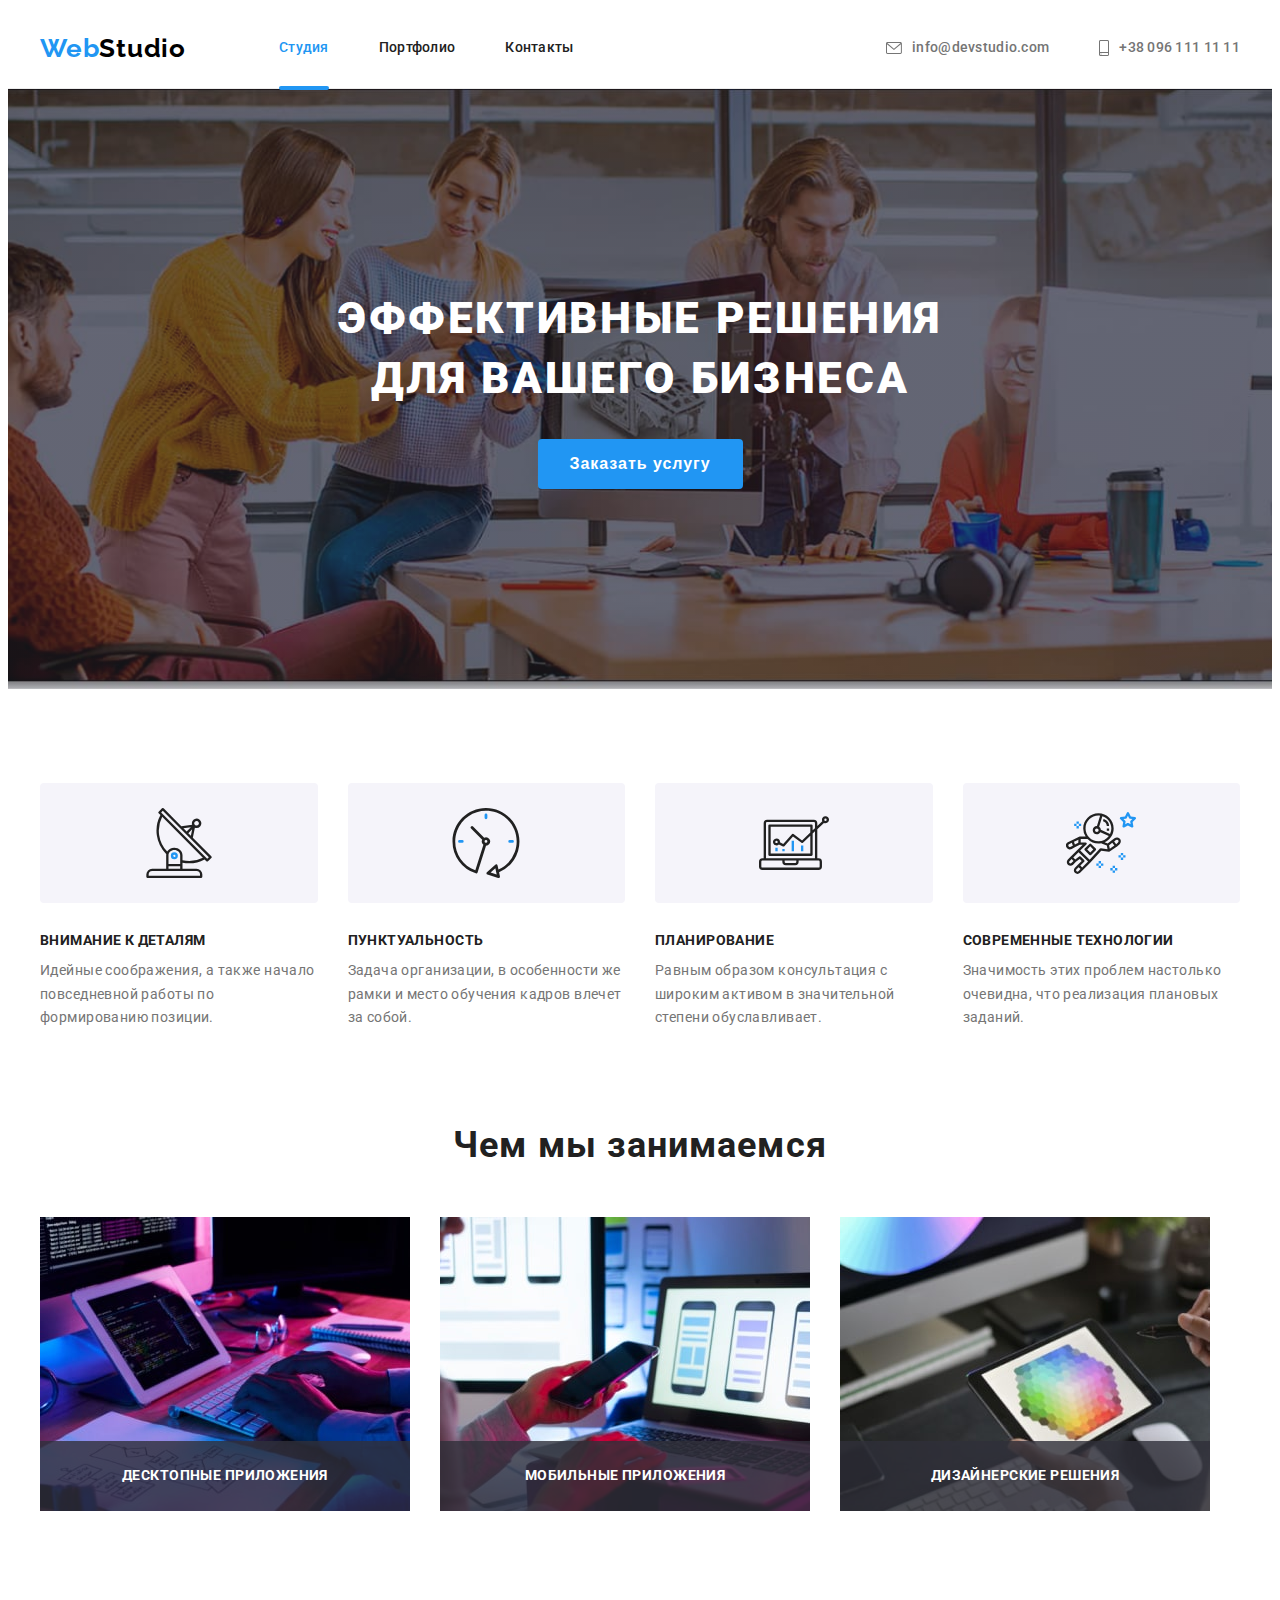
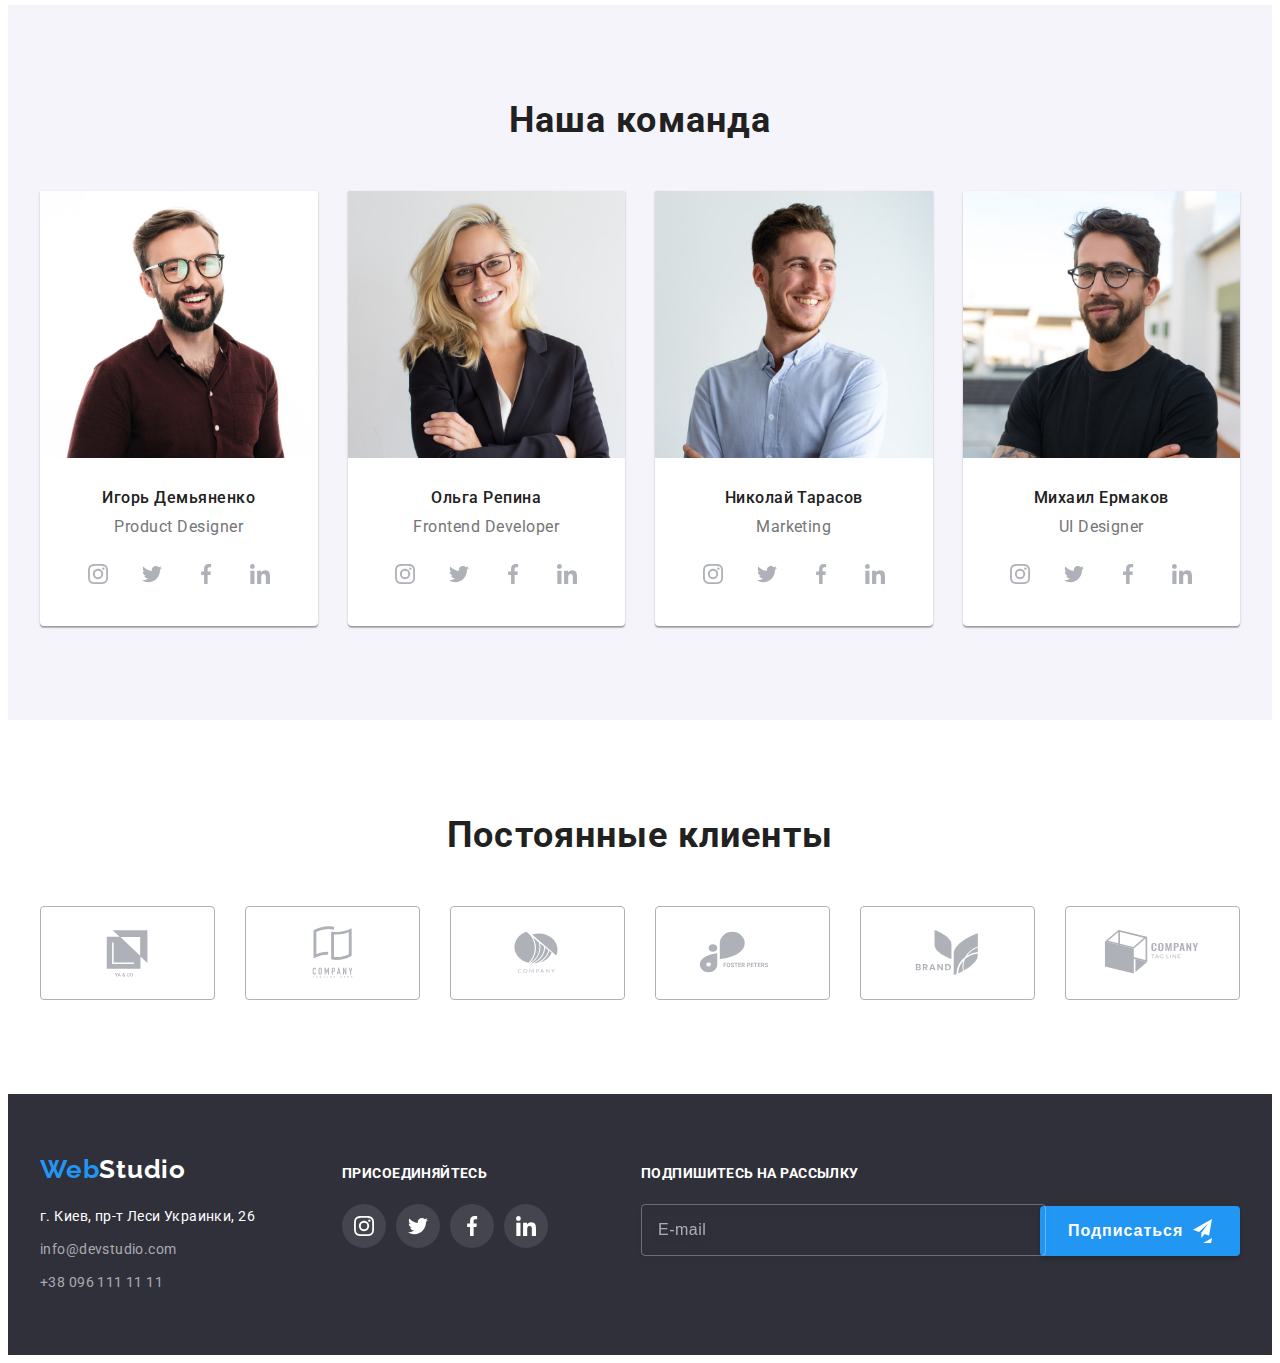
<file: index.html>
<!DOCTYPE html>
<html lang="ru">
  <head>
    <meta charset="UTF-8" />
    <meta http-equiv="X-UA-Compatible" content="IE=edge" />
    <meta name="viewport" content="width=device-width, initial-scale=1.0" />
    <link rel="preconnect" href="https://fonts.googleapis.com" />
    <link rel="preconnect" href="https://fonts.gstatic.com" crossorigin />
    <link
      href="https://fonts.googleapis.com/css2?family=Raleway:wght@700&family=Roboto:wght@400;500;700;900&display=swap"
      rel="stylesheet"
    />
    <title>Document</title>
    <!--Project fonts -->
    <link
      rel="stylesheet"
      href="https://cdnjs.cloudflare.com/ajax/libs/modern-normalize/1.1.0/modern-normalize.min.css"
      integrity="sha512-wpPYUAdjBVSE4KJnH1VR1HeZfpl1ub8YT/NKx4PuQ5NmX2tKuGu6U/JRp5y+Y8XG2tV+wKQpNHVUX03MfMFn9Q=="
      crossorigin="anonymous"
      referrerpolicy="no-referrer"
    />
    <!-- Custom styles -->
    <link rel="stylesheet" href="./css/main.min.css" />
  </head>
  <body>
    <!-- Шапка сайту -->
    <header class="header">
      <div class="container">
        <a class="logo header__logo link" href="./index.html">
          <span class="logo__part1">Web</span
          ><span class="logo__part2">Studio</span>
        </a>
        <button class="menu-open-btn" type="button">
          <svg class="mobile-menu__icon" width="40" height="40">
            <use
              class="mobile-menu__icon--open"
              href="./images/icons.svg#menu"
            ></use>
          </svg>
        </button>
        <div class="menu-container" id="menu-container">
          <nav class="header-nav">
            <ul class="header-list list">
              <li class="header-list__item link">
                <a href="./index.html" class="header-list__link link current"
                  >Студия</a
                >
              </li>
              <li class="header-list__item link">
                <a href="./portfolio.html" class="header-list__link link"
                  >Портфолио</a
                >
              </li>
              <li class="header-list__item">
                <a href="" class="header-list__link link">Контакты</a>
              </li>
            </ul>
          </nav>
          <ul class="header-contacts list">
            <li class="header-contacts__item contacts-position">
              <a
                href="mailto:info@devstudio.com"
                class="header-contacts__mail link"
              >
                <svg class="header-contacts__icon" width="16" height="12">
                  <use href="./images/icons.svg#env"></use>
                </svg>
                info@devstudio.com</a
              >
            </li>
            <li class="header-contacts__item contacts-position">
              <a href="tel:+380961111111" class="header-contacts__tel link">
                <svg class="header-contacts__icon" width="10" height="16">
                  <use href="./images/icons.svg#smart"></use>
                </svg>
                +38 096 111 11 11</a
              >
            </li>
          </ul>
        </div>
      </div>
      <div class="mob-menu is-hidden">
        <button class="menu-close-btn" type="button">
          <svg class="mobile-menu__icon" width="40" height="40">
            <use
              class="mobile-menu__icon--close"
              href="./images/icons.svg#close_menu"
            ></use>
          </svg>
        </button>
        <ul class="mobile-menu-nav list">
          <li class="mobile-menu-nav__item">
            <a class="mobile-menu-nav__link link current" href="./index.html"
              >Студия</a
            >
          </li>
          <li class="mobile-menu-nav__item">
            <a class="mobile-menu-nav__link link" href="./portfolio.html">
              Портфолио
            </a>
          </li>
          <li class="mobile-menu-nav__item">
            <a class="mobile-menu-nav__link link" href="#contacts">Контакты</a>
          </li>
        </ul>
        <ul class="mobile-menu-contacts list">
          <li class="mobile-menu-contacts__item">
            <a class="mobile-menu-contacts__link link" href="tel:+380961111111">
              +38 096 111 11 11
            </a>
          </li>
          <li class="mobile-menu-contacts__item">
            <a
              class="mobile-menu-contacts__link link"
              href="mailto:info@devstudio.com"
            >
              info@devstudio.com
            </a>
          </li>
        </ul>
        <ul class="mobile-menu-soc list">
          <li class="mobile-menu-soc__name">
            <a class="mobile-menu-soc__link link" href="">Instagram</a>
          </li>
          <li class="mobile-menu-soc__name">
            <a class="mobile-menu-soc__link link" href="">Twitter</a>
          </li>
          <li class="mobile-menu-soc__name">
            <a class="mobile-menu-soc__link link" href="">Facebook</a>
          </li>
          <li class="mobile-menu-soc__name">
            <a class="mobile-menu-soc__link link" href="">LinkedIn</a>
          </li>
        </ul>
      </div>
    </header>
    <main>
      <!--секція заголовок-->
      <section class="hero">
        <div class="container">
          <h1 class="hero-title">
            Эффективные решения <br />
            для вашего бизнеса
          </h1>
          <button type="button" class="hero__btn btn" data-modal-open>
            Заказать услугу
          </button>
        </div>
      </section>
      <!--секція особливості-->
      <section class="specifics section">
        <div class="container">
          <ul class="specifics-list list">
            <li class="specifics-list__item">
              <div class="specifics-list__block">
                <svg class="specifics-list__icon" width="70" height="70">
                  <use href="./images/icons.svg#ant"></use>
                </svg>
              </div>
              <h3 class="specifics-list__title">Внимание к деталям</h3>
              <p class="specifics-list__subtitle">
                Идейные соображения, а также начало повседневной работы по
                формированию позиции.
              </p>
            </li>
            <li class="specifics-list__item">
              <div class="specifics-list__block">
                <svg class="specifics-list__icon" width="70" height="70">
                  <use href="./images/icons.svg#clock"></use>
                </svg>
              </div>
              <h3 class="specifics-list__title">Пунктуальность</h3>
              <p class="specifics-list__subtitle">
                Задача организации, в особенности же рамки и место обучения
                кадров влечет за собой.
              </p>
            </li>
            <li class="specifics-list__item">
              <div class="specifics-list__block">
                <svg class="specifics-list__icon" width="70" height="70">
                  <use href="./images/icons.svg#diag"></use>
                </svg>
              </div>
              <h3 class="specifics-list__title">Планирование</h3>
              <p class="specifics-list__subtitle">
                Равным образом консультация с широким активом в значительной
                степени обуславливает.
              </p>
            </li>
            <li class="specifics-list__item">
              <div class="specifics-list__block">
                <svg class="specifics-list__icon" width="70" height="70">
                  <use href="./images/icons.svg#astro"></use>
                </svg>
              </div>
              <h3 class="specifics-list__title">Современные технологии</h3>
              <p class="specifics-list__subtitle">
                Значимость этих проблем настолько очевидна, что реализация
                плановых заданий.
              </p>
            </li>
          </ul>
        </div>
      </section>
      <!--Чем мы занимаемся-->
      <section class="doing">
        <div class="container">
          <h2 class="doing__title section-title">Чем мы занимаемся</h2>
          <ul class="doing-list list">
            <li class="doing-list__item">
              <picture>
                <source
                  srcset="
                    ./images/main/doing/box_1.jpg    1x,
                    ./images/main/doing/box_1-2x.jpg 2x
                  "
                  media="(min-width: 1200px)"
                />
                <img
                  src="./images/main/doing/box_1.jpg"
                  alt="Десктопные приложения"
                />
              </picture>
              <div class="doing-item__block">
                <p class="doing-item__title">Десктопные приложения</p>
              </div>
            </li>
            <li class="doing-list__item">
              <picture>
                <source
                  srcset="
                    ./images/main/doing/box_2.jpg    1x,
                    ./images/main/doing/box_2-2x.jpg 2x
                  "
                  media="(min-width: 1200px)"
                />
                <img
                  src="./images/main/doing/box_2.jpg"
                  alt="Мобильные приложения"
                />
              </picture>
              <div class="doing-item__block">
                <p class="doing-item__title">Мобильные приложения</p>
              </div>
            </li>
            <li class="doing-list__item">
              <picture>
                <source
                  srcset="
                    ./images/main/doing/box_3.jpg    1x,
                    ./images/main/doing/box_3-2x.jpg 2x
                  "
                  media="(min-width: 1200px)"
                />
                <img
                  src="./images/main/doing/box_3.jpg"
                  alt="Мобильные приложения"
                />
              </picture>
              <div class="doing-item__block">
                <p class="doing-item__title">Дизайнерские решения</p>
              </div>
            </li>
          </ul>
        </div>
      </section>
      <!--секція Наша команда-->
      <section class="team section">
        <div class="container">
          <h2 class="team-title section-title">Наша команда</h2>
          <ul class="team-list list">
            <li class="team-list__item">
              <picture>
                <source
                  srcset="
                    ./images/main/team/img_pd-min.jpg    1x,
                    ./images/main/team/img_pd-min-2x.jpg 2x
                  "
                  media="(min-width: 1200px)"
                />
                <source
                  srcset="
                    ./images/main/team/img_pd-min-tab.jpg    1x,
                    ./images/main/team/img_pd-min-tab-2x.jpg 2x
                  "
                  media="(min-width: 768px)"
                />
                <source
                  srcset="
                    ./images/main/team/img_pd-min-mob.jpg    1x,
                    ./images/main/team/img_pd-min-mob-2x.jpg 2x
                  "
                  media="(min-width: 320px)"
                />
                <img
                  src="./images/main/team/img_pd-min-mob.jpg"
                  alt="Игорь Демьяненко"
                />
              </picture>
              <div class="team-name">
                <h3 class="team-name__title">Игорь Демьяненко</h3>
                <p class="team-name__position">Product Designer</p>
                <ul class="team-soc-list list">
                  <li class="team-soc-list__item">
                    <a href="" class="team-soc-list__link">
                      <svg class="team-soc-list__icon" width="20" height="20">
                        <use href="./images/icons.svg#inst"></use>
                      </svg>
                    </a>
                  </li>
                  <li class="team-soc-list__item">
                    <a href="" class="team-soc-list__link">
                      <svg class="team-soc-list__icon" width="20" height="20">
                        <use href="./images/icons.svg#twit"></use>
                      </svg>
                    </a>
                  </li>
                  <li class="team-soc-list__item">
                    <a href="" class="team-soc-list__link">
                      <svg class="team-soc-list__icon" width="20" height="20">
                        <use href="./images/icons.svg#fb"></use>
                      </svg>
                    </a>
                  </li>
                  <li class="team-soc-list__item">
                    <a href="" class="team-soc-list__link">
                      <svg class="team-soc-list__icon" width="20" height="20">
                        <use href="./images/icons.svg#in"></use>
                      </svg>
                    </a>
                  </li>
                </ul>
              </div>
            </li>
            <li class="team-list__item">
              <picture>
                <source
                  srcset="
                    ./images/main/team/img_fd-min.jpg    1x,
                    ./images/main/team/img_fd-min-2x.jpg 2x
                  "
                  media="(min-width: 1200px)"
                />
                <source
                  srcset="
                    ./images/main/team/img_fd-min-tab.jpg    1x,
                    ./images/main/team/img_fd-min-tab-2x.jpg 2x
                  "
                  media="(min-width: 768px)"
                />
                <source
                  srcset="
                    ./images/main/team/img_fd-min-mob.jpg    1x,
                    ./images/main/team/img_fd-min-mob-2x.jpg 2x
                  "
                  media="(min-width: 320px)"
                />
                <img
                  src="./images/main/team/img_fd-min-mob.jpg"
                  alt="Ольга Репина"
                />
              </picture>
              <div class="team-name">
                <h3 class="team-name__title">Ольга Репина</h3>
                <p class="team-name__position" lang="en">Frontend Developer</p>
                <ul class="team-soc-list list">
                  <li class="team-soc-list__item">
                    <a href="" class="team-soc-list__link">
                      <svg class="team-soc-list__icon" width="20" height="20">
                        <use href="./images/icons.svg#inst"></use>
                      </svg>
                    </a>
                  </li>
                  <li class="team-soc-list__item">
                    <a href="" class="team-soc-list__link">
                      <svg class="team-soc-list__icon" width="20" height="20">
                        <use href="./images/icons.svg#twit"></use>
                      </svg>
                    </a>
                  </li>
                  <li class="team-soc-list__item">
                    <a href="" class="team-soc-list__link">
                      <svg class="team-soc-list__icon" width="20" height="20">
                        <use href="./images/icons.svg#fb"></use>
                      </svg>
                    </a>
                  </li>
                  <li class="team-soc-list__item">
                    <a href="" class="team-soc-list__link">
                      <svg class="team-soc-list__icon" width="20" height="20">
                        <use href="./images/icons.svg#in"></use>
                      </svg>
                    </a>
                  </li>
                </ul>
              </div>
            </li>
            <li class="team-list__item">
              <picture>
                <source
                  srcset="
                    ./images/main/team/img_m-min.jpg    1x,
                    ./images/main/team/img_m-min-2x.jpg 2x
                  "
                  media="(min-width: 1200px)"
                />
                <source
                  srcset="
                    ./images/main/team/img_m-min-tab.jpg    1x,
                    ./images/main/team/img_m-min-tab-2x.jpg 2x
                  "
                  media="(min-width: 768px)"
                />
                <source
                  srcset="
                    ./images/main/team/img_m-min-mob.jpg    1x,
                    ./images/main/team/img_m-min-mob-2x.jpg 2x
                  "
                  media="(min-width: 320px)"
                />
                <img
                  src="./images/main/team/img_m-min-mob.jpg"
                  alt="Николай Тарасов"
                />
              </picture>
              <div class="team-name">
                <h3 class="team-name__title">Николай Тарасов</h3>
                <p class="team-name__position" lang="en">Marketing</p>
                <ul class="team-soc-list list">
                  <li class="team-soc-list__item">
                    <a href="" class="team-soc-list__link">
                      <svg class="team-soc-list__icon" width="20" height="20">
                        <use href="./images/icons.svg#inst"></use>
                      </svg>
                    </a>
                  </li>
                  <li class="team-soc-list__item">
                    <a href="" class="team-soc-list__link">
                      <svg class="team-soc-list__icon" width="20" height="20">
                        <use href="./images/icons.svg#twit"></use>
                      </svg>
                    </a>
                  </li>
                  <li class="team-soc-list__item">
                    <a href="" class="team-soc-list__link">
                      <svg class="team-soc-list__icon" width="20" height="20">
                        <use href="./images/icons.svg#fb"></use>
                      </svg>
                    </a>
                  </li>
                  <li class="team-soc-list__item">
                    <a href="" class="team-soc-list__link">
                      <svg class="team-soc-list__icon" width="20" height="20">
                        <use href="./images/icons.svg#in"></use>
                      </svg>
                    </a>
                  </li>
                </ul>
              </div>
            </li>
            <li class="team-list__item">
              <picture>
                <source
                  srcset="
                    ./images/main/team/img_ui-min.jpg    1x,
                    ./images/main/team/img_ui-min-2x.jpg 2x
                  "
                  media="(min-width: 1200px)"
                />
                <source
                  srcset="
                    ./images/main/team/img_ui-min-tab.jpg    1x,
                    ./images/main/team/img_ui-min-tab-2x.jpg 2x
                  "
                  media="(min-width: 768px)"
                />
                <source
                  srcset="
                    ./images/main/team/img_ui-min-mob.jpg    1x,
                    ./images/main/team/img_ui-min-mob-2x.jpg 2x
                  "
                  media="(min-width: 320px)"
                />
                <img
                  src="./images/main/team/img_ui-min-mob.jpg"
                  alt="Михаил Ермаков"
                />
              </picture>
              <div class="team-name">
                <h3 class="team-name__title">Михаил Ермаков</h3>
                <p class="team-name__position" lang="en">UI Designer</p>
                <ul class="team-soc-list list">
                  <li class="team-soc-list__item">
                    <a href="" class="team-soc-list__link">
                      <svg class="team-soc-list__icon" width="20" height="20">
                        <use href="./images/icons.svg#inst"></use>
                      </svg>
                    </a>
                  </li>
                  <li class="team-soc-list__item">
                    <a href="" class="team-soc-list__link">
                      <svg class="team-soc-list__icon" width="20" height="20">
                        <use href="./images/icons.svg#twit"></use>
                      </svg>
                    </a>
                  </li>
                  <li class="team-soc-list__item">
                    <a href="" class="team-soc-list__link">
                      <svg class="team-soc-list__icon" width="20" height="20">
                        <use href="./images/icons.svg#fb"></use>
                      </svg>
                    </a>
                  </li>
                  <li class="team-soc-list__item">
                    <a href="" class="team-soc-list__link">
                      <svg class="team-soc-list__icon" width="20" height="20">
                        <use href="./images/icons.svg#in"></use>
                      </svg>
                    </a>
                  </li>
                </ul>
              </div>
            </li>
          </ul>
        </div>
      </section>
      <!-- Постійні клієнти -->
      <section class="clients section">
        <div class="container">
          <h2 class="clients-title section-title">Постоянные клиенты</h2>
          <ul class="clients-list list">
            <li class="clients-list__item">
              <a href="" class="clients-list__link">
                <svg class="clients-list__icon" width="106" height="60">
                  <use href="./images/icons.svg#cli1"></use>
                </svg>
              </a>
            </li>
            <li class="clients-list__item">
              <a href="" class="clients-list__link">
                <svg class="clients-list__icon" width="106" height="60">
                  <use href="./images/icons.svg#cli2"></use>
                </svg>
              </a>
            </li>
            <li class="clients-list__item">
              <a href="" class="clients-list__link">
                <svg class="clients-list__icon" width="106" height="60">
                  <use href="./images/icons.svg#cli3"></use>
                </svg>
              </a>
            </li>
            <li class="clients-list__item">
              <a href="" class="clients-list__link">
                <svg class="clients-list__icon" width="106" height="60">
                  <use href="./images/icons.svg#cli4"></use>
                </svg>
              </a>
            </li>
            <li class="clients-list__item">
              <a href="" class="clients-list__link">
                <svg class="clients-list__icon" width="106" height="60">
                  <use href="./images/icons.svg#cli5"></use>
                </svg>
              </a>
            </li>
            <li class="clients-list__item">
              <a href="" class="clients-list__link">
                <svg class="clients-list__icon" width="106" height="60">
                  <use href="./images/icons.svg#cli6"></use>
                </svg>
              </a>
            </li>
          </ul>
        </div>
      </section>
    </main>
    <footer class="footer">
      <!--підвал сайту-->
      <div class="container">
        <div class="footer-logo-address">
          <a class="logo-footer link" href="./index.html" lang="en">
            <span class="logo__part1">Web</span
            ><span class="logo-3">Studio</span>
          </a>
          <address id="contacts" class="footer-adress">
            <ul class="footer-adress-list list">
              <li class="footer-adress-list-item">
                <a
                  href="https://goo.gl/maps/U1DCQBSP9QyuAPN38"
                  target="_blank"
                  rel="noopener noreferrer"
                  class="footer-map link"
                  >г. Киев, пр-т Леси Украинки, 26
                </a>
              </li>
              <li class="footer-adress-list-item">
                <a href="mailto:info@devstudio.com" class="footer-mail link"
                  >info@devstudio.com</a
                >
              </li>
              <li class="footer-adress-list-item">
                <a href="tel:+380961111111" class="footer-tel link"
                  >+38 096 111 11 11</a
                >
              </li>
            </ul>
          </address>
        </div>
        <div class="footer-soc">
          <h3 class="footer-soc-title">присоединяйтесь</h3>
          <ul class="footer-soc-list list">
            <li class="footer-soc-list__item">
              <a href="" class="footer-soc-list__link">
                <svg class="footer-soc-list__icon" width="20" height="20">
                  <use href="./images/icons.svg#inst"></use>
                </svg>
              </a>
            </li>
            <li class="footer-soc-list__item">
              <a href="" class="footer-soc-list__link">
                <svg class="footer-soc-list__icon" width="20" height="20">
                  <use href="./images/icons.svg#twit"></use>
                </svg>
              </a>
            </li>
            <li class="footer-soc-list__item">
              <a href="" class="footer-soc-list__link">
                <svg class="footer-soc-list__icon" width="20" height="20">
                  <use href="./images/icons.svg#fb"></use>
                </svg>
              </a>
            </li>
            <li class="footer-soc-list__item">
              <a href="" class="footer-soc-list__link">
                <svg class="footer-soc-list__icon" width="20" height="20">
                  <use href="./images/icons.svg#in"></use>
                </svg>
              </a>
            </li>
          </ul>
        </div>
        <!--Форма підписки-->
        <form class="footer-sign">
          <label class="footer-sign-label" for="user-email-footer"
            >Подпишитесь на рассылку
            <input
              class="footer-sign-input"
              type="email"
              name="user-email"
              placeholder="E-mail"
              id="user-email-footer"
          /></label>
          <button type="submit" class="footer-sign-button">Подписаться</button>
        </form>
      </div>
    </footer>
    <div class="backdrop is-hidden" data-modal>
      <div class="modal">
        <button type="button" class="modal-close" data-modal-close>
          <svg class="modal-close-img" width="11" height="11">
            <use href="./images/icons.svg#close"></use>
          </svg>
        </button>
        <p class="modal-title">Оставьте свои данные, мы вам перезвоним</p>
        <form class="modal-form">
          <div class="form-field">
            <label class="input-label" for="user-name">Имя</label>
            <div class="input-wrap">
              <input
                type="text"
                placeholder=""
                name="user-name"
                class="modal-input"
                required
                minlength="2"
                id="user-name"
              />
              <svg class="input-icon">
                <use
                  href="./images/icons.svg#person"
                  width="18"
                  height="18"
                ></use>
              </svg>
            </div>
          </div>
          <div class="form-field">
            <label class="input-label" for="user-tel">Телефон</label>
            <div class="input-wrap">
              <input
                type="tel"
                placeholder=""
                name="user-tel"
                class="modal-input"
                required
                id="user-tel"
              />
              <svg class="input-icon">
                <use
                  href="./images/icons.svg#phone"
                  width="18"
                  height="18"
                ></use>
              </svg>
            </div>
          </div>
          <div class="form-field">
            <label class="input-label" for="user-email">Почта</label>
            <div class="input-wrap">
              <input
                type="email"
                placeholder=""
                name="user-email"
                class="modal-input"
                id="user-email"
              />
              <svg class="input-icon">
                <use
                  href="./images/icons.svg#email"
                  width="18"
                  height="18"
                ></use>
              </svg>
            </div>
          </div>
          <div class="form-field">
            <label class="input-label" for="user-text">Комментарий</label>
            <textarea
              name="user-text"
              id="user-text"
              class="modal-text"
              placeholder="Введите текст"
            ></textarea>
            <input
              type="checkbox"
              id="modal-check"
              name="privacy-check"
              value=""
              class="modal-check visually-hidden"
            />
            <label for="modal-check" class="modal-check-text">
              <span>
                Соглашаюсь с рассылкой и принимаю<a
                  class="modal-check-link"
                  href=""
                  >Условия договора</a
                >
              </span>
            </label>
          </div>
          <button type="submit" class="form-submit-button">Отправить</button>
        </form>
      </div>
    </div>
    <script src="./js/modal.js"></script>
    <script src="./js/mobile-menu.js"></script>
  </body>
</html>
</file>
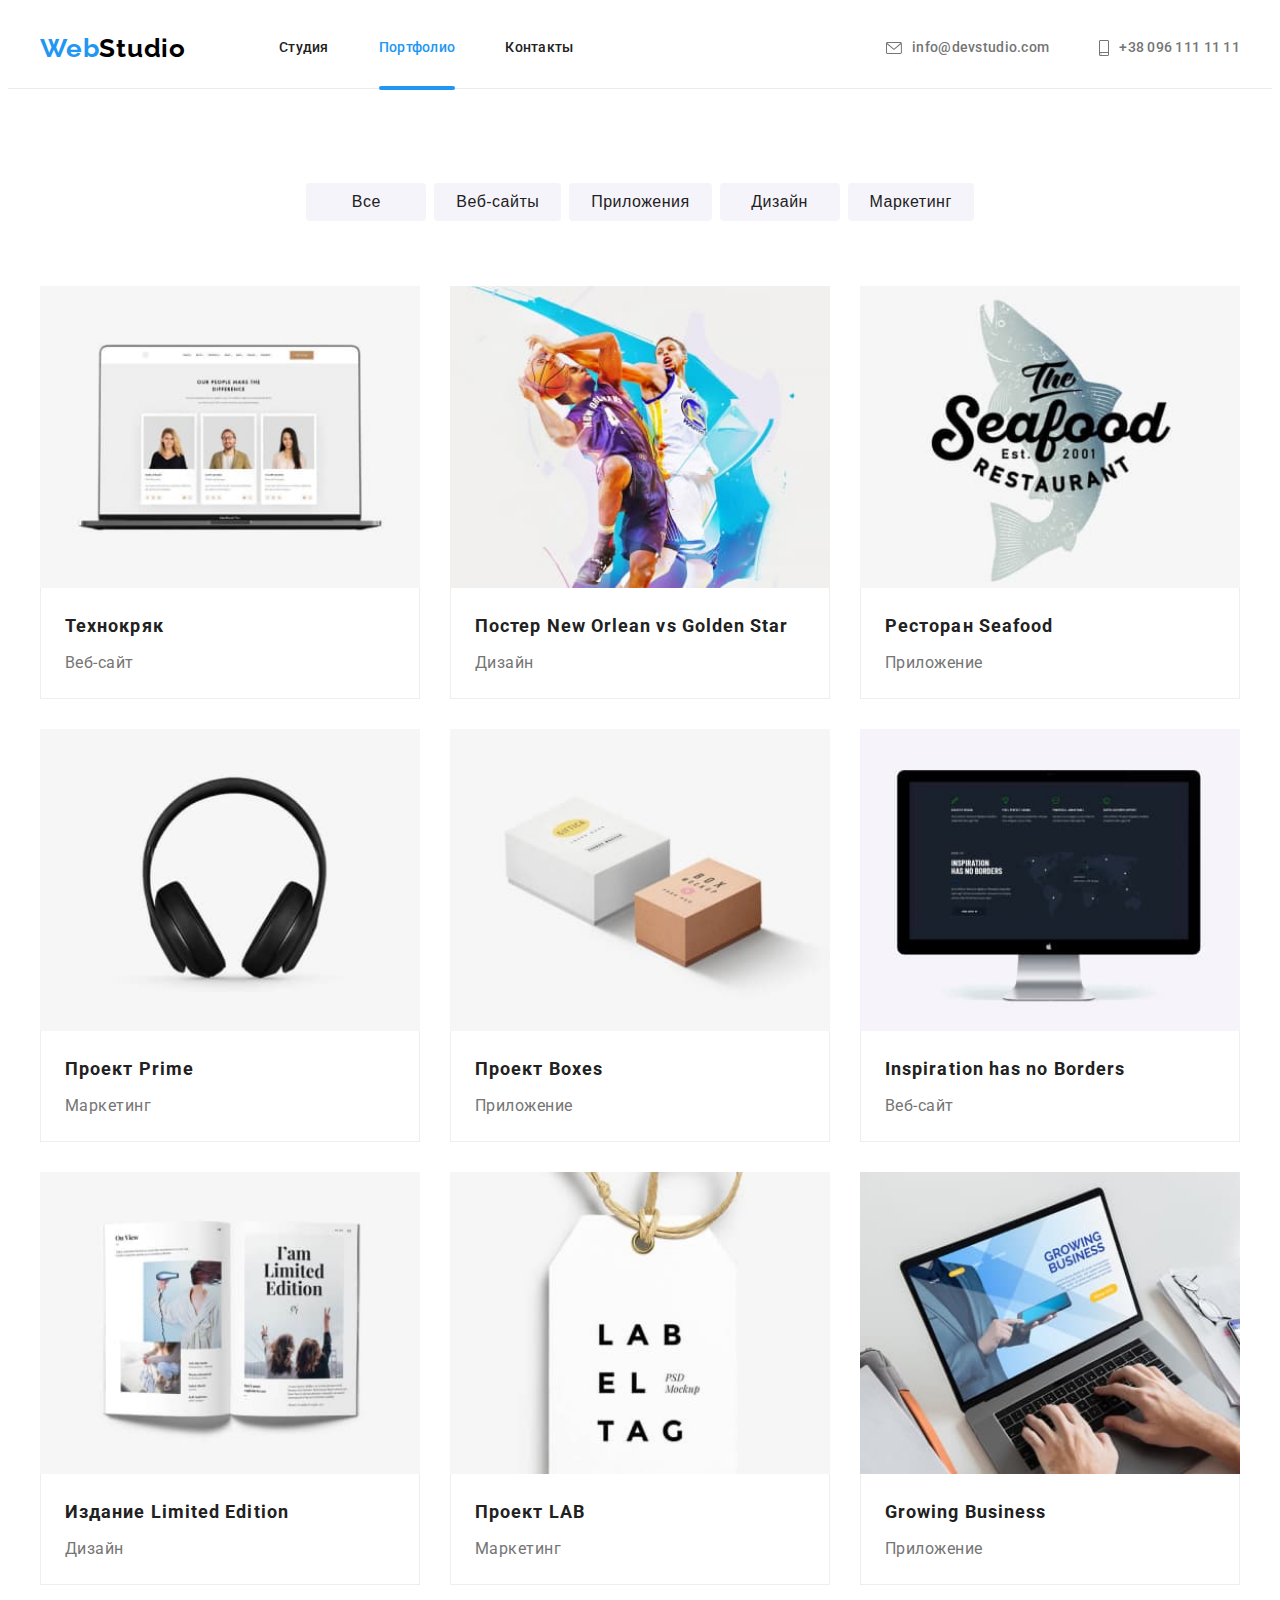
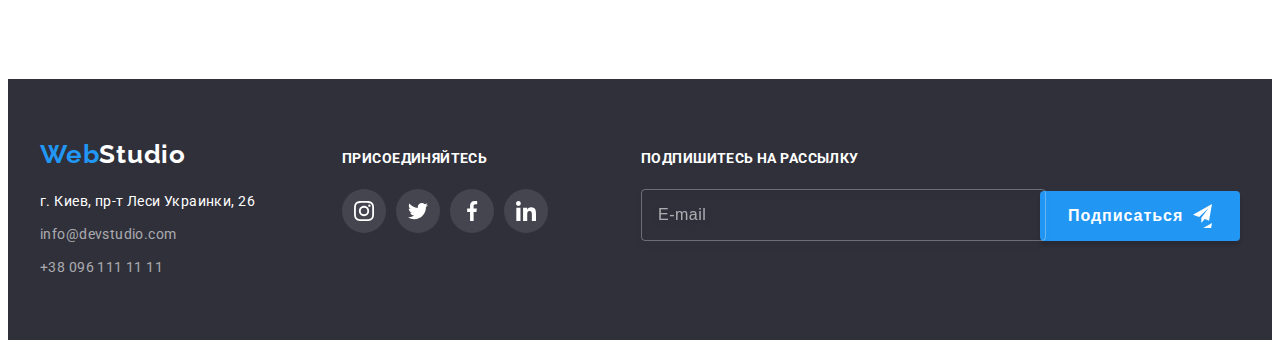
<file: portfolio.html>
<!DOCTYPE html>
<html lang="ru">
  <head>
    <meta charset="UTF-8" />
    <meta http-equiv="X-UA-Compatible" content="IE=edge" />
    <meta name="viewport" content="width=device-width, initial-scale=1.0" />
    <link rel="preconnect" href="https://fonts.googleapis.com" />
    <link rel="preconnect" href="https://fonts.gstatic.com" crossorigin />
    <link
      href="https://fonts.googleapis.com/css2?family=Raleway:wght@700&family=Roboto:wght@400;500;700;900&display=swap"
      rel="stylesheet"
    />
    <title>Document</title>
    <!--Project fonts -->
    <link
      rel="stylesheet"
      href="https://cdnjs.cloudflare.com/ajax/libs/modern-normalize/1.1.0/modern-normalize.min.css"
      integrity="sha512-wpPYUAdjBVSE4KJnH1VR1HeZfpl1ub8YT/NKx4PuQ5NmX2tKuGu6U/JRp5y+Y8XG2tV+wKQpNHVUX03MfMFn9Q=="
      crossorigin="anonymous"
      referrerpolicy="no-referrer"
    />
    <!-- Custom styles -->
    <link rel="stylesheet" href="./css/main.min.css" />
  </head>
  <body>
    <!-- Шапка сайту -->
    <header class="header">
      <div class="container">
        <a class="logo header__logo link" href="./index.html">
          <span class="logo__part1">Web</span
          ><span class="logo__part2">Studio</span>
        </a>
        <button class="menu-open-btn" type="button">
          <svg class="mobile-menu__icon" width="40" height="40">
            <use
              class="mobile-menu__icon--open"
              href="./images/icons.svg#menu"
            ></use>
          </svg>
        </button>
        <div class="menu-container" id="menu-container">
          <nav class="header-nav">
            <ul class="header-list list">
              <li class="header-list__item link">
                <a href="./index.html" class="header-list__link link">Студия</a>
              </li>
              <li class="header-list__item link">
                <a
                  href="./portfolio.html"
                  class="header-list__link link current"
                  >Портфолио</a
                >
              </li>
              <li class="header-list__item">
                <a href="" class="header-list__link link">Контакты</a>
              </li>
            </ul>
          </nav>
          <ul class="header-contacts list">
            <li class="header-contacts__item contacts-position">
              <a
                href="mailto:info@devstudio.com"
                class="header-contacts__mail link"
              >
                <svg class="header-contacts__icon" width="16" height="12">
                  <use href="./images/icons.svg#env"></use>
                </svg>
                info@devstudio.com</a
              >
            </li>
            <li class="header-contacts__item contacts-position">
              <a href="tel:+380961111111" class="header-contacts__tel link">
                <svg class="header-contacts__icon" width="10" height="16">
                  <use href="./images/icons.svg#smart"></use>
                </svg>
                +38 096 111 11 11</a
              >
            </li>
          </ul>
        </div>
      </div>
      <div class="mob-menu is-hidden">
        <button class="menu-close-btn" type="button">
          <svg class="mobile-menu__icon" width="40" height="40">
            <use
              class="mobile-menu__icon--close"
              href="./images/icons.svg#close_menu"
            ></use>
          </svg>
        </button>
        <ul class="mobile-menu-nav list">
          <li class="mobile-menu-nav__item">
            <a class="mobile-menu-nav__link link" href="./index.html">Студия</a>
          </li>
          <li class="mobile-menu-nav__item">
            <a
              class="mobile-menu-nav__link link current"
              href="./portfolio.html"
            >
              Портфолио
            </a>
          </li>
          <li class="mobile-menu-nav__item">
            <a class="mobile-menu-nav__link link" href="#contacts">Контакты</a>
          </li>
        </ul>
        <ul class="mobile-menu-contacts list">
          <li class="mobile-menu-contacts__item">
            <a class="mobile-menu-contacts__link link" href="tel:+380961111111">
              +38 096 111 11 11
            </a>
          </li>
          <li class="mobile-menu-contacts__item">
            <a
              class="mobile-menu-contacts__link link"
              href="mailto:info@devstudio.com"
            >
              info@devstudio.com
            </a>
          </li>
        </ul>
        <ul class="mobile-menu-soc list">
          <li class="mobile-menu-soc__name">
            <a class="mobile-menu-soc__link link" href="">Instagram</a>
          </li>
          <li class="mobile-menu-soc__name">
            <a class="mobile-menu-soc__link link" href="">Twitter</a>
          </li>
          <li class="mobile-menu-soc__name">
            <a class="mobile-menu-soc__link link" href="">Facebook</a>
          </li>
          <li class="mobile-menu-soc__name">
            <a class="mobile-menu-soc__link link" href="">LinkedIn</a>
          </li>
        </ul>
      </div>
    </header>
    <main>
      <!--Портфоліо-->
      <section class="port-nav section">
        <div class="container">
          <ul class="port-nav-list list">
            <li class="port-nav-list__item">
              <button type="button" class="port-nav-list__btn">Все</button>
            </li>
            <li class="port-nav-list__item">
              <button type="button" class="port-nav-list__btn">
                Веб-сайты
              </button>
            </li>
            <li class="port-nav-list__item">
              <button type="button" class="port-nav-list__btn">
                Приложения
              </button>
            </li>
            <li class="port-nav-list__item">
              <button type="button" class="port-nav-list__btn">Дизайн</button>
            </li>
            <li class="port-nav-list__item">
              <button type="button" class="port-nav-list__btn">
                Маркетинг
              </button>
            </li>
          </ul>
          <ul class="port-exmpl-list list">
            <li class="port-exmpl-list__item">
              <a href="" class="port-exmpl-list__link link">
                <div class="port-exmpl-list__img">
                  <picture>
                    <source
                      srcset="
                        ./images/portfolio/th_kryak.jpg    1x,
                        ./images/portfolio/th_kryak-2x.jpg 2x
                      "
                      media="(min-width: 1200px)"
                    />
                    <source
                      srcset="
                        ./images/portfolio/th_kryak-tab.jpg    1x,
                        ./images/portfolio/th_kryak-tab-2x.jpg 2x
                      "
                      media="(min-width: 768px)"
                    />
                    <source
                      srcset="
                        ./images/portfolio/th_kryak-mob.jpg    1x,
                        ./images/portfolio/th_kryak-mob-2x.jpg 2x
                      "
                      media="(min-width: 320px)"
                    />
                    <img
                      src="./images/portfolio/th_kryak-mob.jpg"
                      alt="Технокряк"
                    />
                  </picture>
                  <div class="port-exmpl-list__img-info">
                    <p class="port-exmpl-info-text">
                      Ресурс предлагает комплексные предложения с разным уровнем
                      функционала и сервисов. Все это позволит посетителю
                      получить исчерпывающие сведения о компании или частном
                      лице.
                    </p>
                  </div>
                </div>
                <div class="port-exmpl-cont">
                  <h3 class="port-exmpl-title">Технокряк</h3>
                  <p class="port-exmpl-text">Веб-сайт</p>
                </div>
              </a>
            </li>
            <li class="port-exmpl-list__item">
              <a href="" class="port-exmpl-list__link link">
                <div class="port-exmpl-list__img">
                  <picture>
                    <source
                      srcset="
                        ./images/portfolio/nw_orl.jpg    1x,
                        ./images/portfolio/nw_orl-2x.jpg 2x
                      "
                      media="(min-width: 1200px)"
                    />
                    <source
                      srcset="
                        ./images/portfolio/nw_orl-tab.jpg    1x,
                        ./images/portfolio/nw_orl-tab-2x.jpg 2x
                      "
                      media="(min-width: 768px)"
                    />
                    <source
                      srcset="
                        ./images/portfolio/nw_orl-mob.jpg    1x,
                        ./images/portfolio/nw_orl-mob-2x.jpg 2x
                      "
                      media="(min-width: 320px)"
                    />
                    <img
                      src="./images/portfolio/nw_orl-mob.jpg"
                      alt="New Orlean"
                    />
                  </picture>
                  <div class="port-exmpl-list__img-info">
                    <p class="port-exmpl-info-text">
                      Ресурс предлагает комплексные предложения с разным уровнем
                      функционала и сервисов. Все это позволит посетителю
                      получить исчерпывающие сведения о компании или частном
                      лице.
                    </p>
                  </div>
                </div>
                <div class="port-exmpl-cont">
                  <h3 class="port-exmpl-title">
                    Постер New Orlean vs Golden Star
                  </h3>
                  <p class="port-exmpl-text">Дизайн</p>
                </div>
              </a>
            </li>
            <li class="port-exmpl-list__item">
              <a href="" class="port-exmpl-list__link link">
                <div class="port-exmpl-list__img">
                  <picture>
                    <source
                      srcset="
                        ./images/portfolio/seaf.jpg    1x,
                        ./images/portfolio/seaf-2x.jpg 2x
                      "
                      media="(min-width: 1200px)"
                    />
                    <source
                      srcset="
                        ./images/portfolio/seaf-tab.jpg    1x,
                        ./images/portfolio/seaf-tab-2x.jpg 2x
                      "
                      media="(min-width: 768px)"
                    />
                    <source
                      srcset="
                        ./images/portfolio/seaf-mob.jpg    1x,
                        ./images/portfolio/seaf-mob-2x.jpg 2x
                      "
                      media="(min-width: 320px)"
                    />
                    <img src="./images/portfolio/seaf-mob.jpg" alt="Seafood" />
                  </picture>
                  <div class="port-exmpl-list__img-info">
                    <p class="port-exmpl-info-text">
                      Ресурс предлагает комплексные предложения с разным уровнем
                      функционала и сервисов. Все это позволит посетителю
                      получить исчерпывающие сведения о компании или частном
                      лице.
                    </p>
                  </div>
                </div>
                <div class="port-exmpl-cont">
                  <h3 class="port-exmpl-title">Ресторан Seafood</h3>
                  <p class="port-exmpl-text">Приложение</p>
                </div>
              </a>
            </li>
            <li class="port-exmpl-list__item">
              <a href="" class="port-exmpl-list__link link">
                <div class="port-exmpl-list__img">
                  <picture>
                    <source
                      srcset="
                        ./images/portfolio/prime.jpg    1x,
                        ./images/portfolio/prime-2x.jpg 2x
                      "
                      media="(min-width: 1200px)"
                    />
                    <source
                      srcset="
                        ./images/portfolio/prime-tab.jpg    1x,
                        ./images/portfolio/prime-tab-2x.jpg 2x
                      "
                      media="(min-width: 768px)"
                    />
                    <source
                      srcset="
                        ./images/portfolio/prime-mob.jpg    1x,
                        ./images/portfolio/prime-mob-2x.jpg 2x
                      "
                      media="(min-width: 320px)"
                    />
                    <img src="./images/portfolio/prime-mob.jpg" alt="Prime" />
                  </picture>
                  <div class="port-exmpl-list__img-info">
                    <p class="port-exmpl-info-text">
                      Ресурс предлагает комплексные предложения с разным уровнем
                      функционала и сервисов. Все это позволит посетителю
                      получить исчерпывающие сведения о компании или частном
                      лице.
                    </p>
                  </div>
                </div>
                <div class="port-exmpl-cont">
                  <h3 class="port-exmpl-title">Проект Prime</h3>
                  <p class="port-exmpl-text">Маркетинг</p>
                </div>
              </a>
            </li>
            <li class="port-exmpl-list__item">
              <a href="" class="port-exmpl-list__link link">
                <div class="port-exmpl-list__img">
                  <picture>
                    <source
                      srcset="
                        ./images/portfolio/boxes.jpg    1x,
                        ./images/portfolio/boxes-2x.jpg 2x
                      "
                      media="(min-width: 1200px)"
                    />
                    <source
                      srcset="
                        ./images/portfolio/boxes-tab.jpg    1x,
                        ./images/portfolio/boxes-tab-2x.jpg 2x
                      "
                      media="(min-width: 768px)"
                    />
                    <source
                      srcset="
                        ./images/portfolio/boxes-mob.jpg    1x,
                        ./images/portfolio/boxes-mob-2x.jpg 2x
                      "
                      media="(min-width: 320px)"
                    />
                    <img src="./images/portfolio/boxes-mob.jpg" alt="Boxes" />
                  </picture>
                  <div class="port-exmpl-list__img-info">
                    <p class="port-exmpl-info-text">
                      Ресурс предлагает комплексные предложения с разным уровнем
                      функционала и сервисов. Все это позволит посетителю
                      получить исчерпывающие сведения о компании или частном
                      лице.
                    </p>
                  </div>
                </div>
                <div class="port-exmpl-cont">
                  <h3 class="port-exmpl-title">Проект Boxes</h3>
                  <p class="port-exmpl-text">Приложение</p>
                </div>
              </a>
            </li>
            <li class="port-exmpl-list__item">
              <a href="" class="port-exmpl-list__link link">
                <div class="port-exmpl-list__img">
                  <picture>
                    <source
                      srcset="
                        ./images/portfolio/inspir.jpg    1x,
                        ./images/portfolio/inspir-2x.jpg 2x
                      "
                      media="(min-width: 1200px)"
                    />
                    <source
                      srcset="
                        ./images/portfolio/inspir-tab.jpg    1x,
                        ./images/portfolio/inspir-tab-2x.jpg 2x
                      "
                      media="(min-width: 768px)"
                    />
                    <source
                      srcset="
                        ./images/portfolio/inspir.jpg    1x,
                        ./images/portfolio/inspir-2x.jpg 2x
                      "
                      media="(min-width: 320px)"
                    />
                    <img
                      src="./images/portfolio/inspir-mob.jpg"
                      alt="Inspiration"
                    />
                  </picture>
                  <div class="port-exmpl-list__img-info">
                    <p class="port-exmpl-info-text">
                      Ресурс предлагает комплексные предложения с разным уровнем
                      функционала и сервисов. Все это позволит посетителю
                      получить исчерпывающие сведения о компании или частном
                      лице.
                    </p>
                  </div>
                </div>
                <div class="port-exmpl-cont">
                  <h3 class="port-exmpl-title">Inspiration has no Borders</h3>
                  <p class="port-exmpl-text">Веб-сайт</p>
                </div>
              </a>
            </li>
            <li class="port-exmpl-list__item">
              <a href="" class="port-exmpl-list__link link">
                <div class="port-exmpl-list__img">
                  <picture>
                    <source
                      srcset="
                        ./images/portfolio/limit.jpg    1x,
                        ./images/portfolio/limit-2x.jpg 2x
                      "
                      media="(min-width: 1200px)"
                    />
                    <source
                      srcset="
                        ./images/portfolio/limit-tab.jpg    1x,
                        ./images/portfolio/limit-tab-2x.jpg 2x
                      "
                      media="(min-width: 768px)"
                    />
                    <source
                      srcset="
                        ./images/portfolio/limit-mob.jpg    1x,
                        ./images/portfolio/limit-mob-2x.jpg 2x
                      "
                      media="(min-width: 320px)"
                    />
                    <img src="./images/portfolio/limit-mob.jpg" alt="Limited" />
                  </picture>
                  <div class="port-exmpl-list__img-info">
                    <p class="port-exmpl-info-text">
                      Ресурс предлагает комплексные предложения с разным уровнем
                      функционала и сервисов. Все это позволит посетителю
                      получить исчерпывающие сведения о компании или частном
                      лице.
                    </p>
                  </div>
                </div>
                <div class="port-exmpl-cont">
                  <h3 class="port-exmpl-title">Издание Limited Edition</h3>
                  <p class="port-exmpl-text">Дизайн</p>
                </div>
              </a>
            </li>
            <li class="port-exmpl-list__item">
              <a href="" class="port-exmpl-list__link link">
                <div class="port-exmpl-list__img">
                  <picture>
                    <source
                      srcset="
                        ./images/portfolio/lab.jpg    1x,
                        ./images/portfolio/lab-2x.jpg 2x
                      "
                      media="(min-width: 1200px)"
                    />
                    <source
                      srcset="
                        ./images/portfolio/lab-tab.jpg    1x,
                        ./images/portfolio/lab-tab-2x.jpg 2x
                      "
                      media="(min-width: 768px)"
                    />
                    <source
                      srcset="
                        ./images/portfolio/lab-mob.jpg    1x,
                        ./images/portfolio/lab-mob-2x.jpg 2x
                      "
                      media="(min-width: 320px)"
                    />
                    <img src="./images/portfolio/lab-mob.jpg" alt="LAB" />
                  </picture>
                  <div class="port-exmpl-list__img-info">
                    <p class="port-exmpl-info-text">
                      Ресурс предлагает комплексные предложения с разным уровнем
                      функционала и сервисов. Все это позволит посетителю
                      получить исчерпывающие сведения о компании или частном
                      лице.
                    </p>
                  </div>
                </div>
                <div class="port-exmpl-cont">
                  <h3 class="port-exmpl-title">Проект LAB</h3>
                  <p class="port-exmpl-text">Маркетинг</p>
                </div>
              </a>
            </li>
            <li class="port-exmpl-list__item">
              <a href="" class="port-exmpl-list__link link">
                <div class="port-exmpl-list__img">
                  <picture>
                    <source
                      srcset="
                        ./images/portfolio/grow.jpg    1x,
                        ./images/portfolio/grow-2x.jpg 2x
                      "
                      media="(min-width: 1200px)"
                    />
                    <source
                      srcset="
                        ./images/portfolio/grow-tab.jpg    1x,
                        ./images/portfolio/grow-tab-2x.jpg 2x
                      "
                      media="(min-width: 768px)"
                    />
                    <source
                      srcset="
                        ./images/portfolio/grow-mob.jpg    1x,
                        ./images/portfolio/grow-mob-2x.jpg 2x
                      "
                      media="(min-width: 320px)"
                    />
                    <img src="./images/portfolio/grow-mob.jpg" alt="Growing" />
                  </picture>
                  <div class="port-exmpl-list__img-info">
                    <p class="port-exmpl-info-text">
                      Ресурс предлагает комплексные предложения с разным уровнем
                      функционала и сервисов. Все это позволит посетителю
                      получить исчерпывающие сведения о компании или частном
                      лице.
                    </p>
                  </div>
                </div>
                <div class="port-exmpl-cont">
                  <h3 class="port-exmpl-title">Growing Business</h3>
                  <p class="port-exmpl-text">Приложение</p>
                </div>
              </a>
            </li>
          </ul>
        </div>
      </section>
    </main>
    <footer class="footer">
      <!--підвал сайту-->
      <div class="container">
        <div class="footer-logo-address">
          <a class="logo-footer link" href="./index.html" lang="en">
            <span class="logo__part1">Web</span
            ><span class="logo-3">Studio</span>
          </a>
          <address id="contacts" class="footer-adress">
            <ul class="footer-adress-list list">
              <li class="footer-adress-list-item">
                <a
                  href="https://goo.gl/maps/U1DCQBSP9QyuAPN38"
                  target="_blank"
                  rel="noopener noreferrer"
                  class="footer-map link"
                  >г. Киев, пр-т Леси Украинки, 26
                </a>
              </li>
              <li class="footer-adress-list-item">
                <a href="mailto:info@devstudio.com" class="footer-mail link"
                  >info@devstudio.com</a
                >
              </li>
              <li class="footer-adress-list-item">
                <a href="tel:+380961111111" class="footer-tel link"
                  >+38 096 111 11 11</a
                >
              </li>
            </ul>
          </address>
        </div>
        <div class="footer-soc">
          <h3 class="footer-soc-title">присоединяйтесь</h3>
          <ul class="footer-soc-list list">
            <li class="footer-soc-list__item">
              <a href="" class="footer-soc-list__link">
                <svg class="footer-soc-list__icon" width="20" height="20">
                  <use href="./images/icons.svg#inst"></use>
                </svg>
              </a>
            </li>
            <li class="footer-soc-list__item">
              <a href="" class="footer-soc-list__link">
                <svg class="footer-soc-list__icon" width="20" height="20">
                  <use href="./images/icons.svg#twit"></use>
                </svg>
              </a>
            </li>
            <li class="footer-soc-list__item">
              <a href="" class="footer-soc-list__link">
                <svg class="footer-soc-list__icon" width="20" height="20">
                  <use href="./images/icons.svg#fb"></use>
                </svg>
              </a>
            </li>
            <li class="footer-soc-list__item">
              <a href="" class="footer-soc-list__link">
                <svg class="footer-soc-list__icon" width="20" height="20">
                  <use href="./images/icons.svg#in"></use>
                </svg>
              </a>
            </li>
          </ul>
        </div>
        <!--Форма підписки-->
        <form class="footer-sign">
          <label class="footer-sign-label" for="user-email-footer"
            >Подпишитесь на рассылку
            <input
              class="footer-sign-input"
              type="email"
              name="user-email"
              placeholder="E-mail"
              id="user-email-footer"
          /></label>
          <button type="submit" class="footer-sign-button">Подписаться</button>
        </form>
      </div>
    </footer>

    <script src="./js/mobile-menu.js"></script>
  </body>
</html>
</file>
<file: css/main.min.css>
p,h1,h2,h3,h4,h5,h6{margin:0}ul,ol{margin:0;padding-left:0}img{display:block;min-width:100%;height:auto;width:100%}.section{padding:60px 0px}@media screen and (min-width: 768px){.section{padding:60px 0px}}@media screen and (min-width: 1200px){.section{padding:94px 0px}}body{font-family:'Roboto', sans-serif;background-color:#ffffff}.list{list-style:none}.link{all:unset;text-decoration:none;cursor:pointer}.is-hidden{opacity:0;pointer-events:none;visibility:hidden}.no-scroll{overflow:hidden}:root{--footer-hero-color: #2f303a;--team-color: #f5f4fa;--first-title-color: #ffffff;--second-title-color: #212121;--font-text-color: #757575;--accent-color: #2196f3;--second-accent-color: #188ce8}.visually-hidden{position:absolute;width:1px;height:1px;margin:-1px;border:0;padding:0;white-space:nowrap;-webkit-clip-path:inset(50%);clip-path:inset(50%);clip:rect(0 0 0 0);overflow:hidden}.section-title{font-weight:700;font-size:28px;line-height:1.17;text-align:center;letter-spacing:0.03em;color:var(--second-title-color)}@media screen and (min-width: 768px){.section-title{font-size:28px}}@media screen and (min-width: 1200px){.section-title{font-weight:700;font-size:36px;line-height:1.17;text-align:center;letter-spacing:0.03em}}.container{width:100%;padding-left:15px;padding-right:15px;margin:0 auto}@media screen and (min-width: 480px){.container{width:480px}}@media screen and (min-width: 768px){.container{width:768px}}@media screen and (min-width: 1200px){.container{width:1200px}}.btn{font-weight:700;font-size:16px;line-height:1.88;display:-webkit-box;display:-ms-flexbox;display:flex;-webkit-box-align:center;-ms-flex-align:center;align-items:center;text-align:center;letter-spacing:0.06em;color:var(--first-title-color);cursor:pointer;padding:10px 32px;height:50px;min-width:200px;border-radius:4px;margin:0 auto;background-color:var(--accent-color);border:0;-webkit-transition-property:background-color;transition-property:background-color;-webkit-transition-duration:250ms;transition-duration:250ms;-webkit-transition-timing-function:cubic-bezier(0.4, 0, 0.2, 1);transition-timing-function:cubic-bezier(0.4, 0, 0.2, 1)}.btn:hover,.btn:focus{background-color:var(--second-accent-color)}.backdrop{position:fixed;z-index:99;top:0;left:0;width:100%;height:100%;overflow:scroll;background-color:rgba(0,0,0,0.2);-webkit-transition:opacity 300ms cubic-bezier(0.4, 0, 0.2, 1),visibility 500ms cubic-bezier(0.4, 0, 0.2, 1);transition:opacity 300ms cubic-bezier(0.4, 0, 0.2, 1),visibility 500ms cubic-bezier(0.4, 0, 0.2, 1)}.modal{position:absolute;width:95vw;min-height:609px;top:10px;left:50%;-webkit-transform-origin:top left;transform-origin:top left;-webkit-transform:translate(-50%) scale(1);transform:translate(-50%) scale(1);-webkit-transition:-webkit-transform 500ms cubic-bezier(0.4, 0, 0.2, 1);transition:-webkit-transform 500ms cubic-bezier(0.4, 0, 0.2, 1);transition:transform 500ms cubic-bezier(0.4, 0, 0.2, 1);transition:transform 500ms cubic-bezier(0.4, 0, 0.2, 1), -webkit-transform 500ms cubic-bezier(0.4, 0, 0.2, 1);background:#ffffff;-webkit-box-shadow:0px 1px 3px rgba(0,0,0,0.12),0px 1px 1px rgba(0,0,0,0.14),0px 2px 1px rgba(0,0,0,0.2);box-shadow:0px 1px 3px rgba(0,0,0,0.12),0px 1px 1px rgba(0,0,0,0.14),0px 2px 1px rgba(0,0,0,0.2);border-radius:4px;padding:40px}@media screen and (min-width: 480px){.modal{width:450px;min-height:609px}}@media screen and (min-width: 1200px){.modal{width:528px;min-height:581px;top:50%;-webkit-transform:translate(-50%, -50%) scale(1);transform:translate(-50%, -50%) scale(1)}}.backdrop.is-hidden{opacity:0;pointer-events:none;visibility:hidden}.backdrop.is-hidden .modal{-webkit-transform:scale(1.1) translate(-50%, -50%);transform:scale(1.1) translate(-50%, -50%)}.modal-close{position:absolute;top:10px;right:10px;display:-webkit-box;display:-ms-flexbox;display:flex;-webkit-box-align:center;-ms-flex-align:center;align-items:center;-webkit-box-pack:center;-ms-flex-pack:center;justify-content:center;width:30px;height:30px;border:1px solid rgba(0,0,0,0.1);border-radius:50%;background-color:#ffffff;cursor:pointer;-webkit-transition:fill 250ms cubic-bezier(0.4, 0, 0.2, 1);transition:fill 250ms cubic-bezier(0.4, 0, 0.2, 1)}.modal-close:hover,.modal-close:focus{fill:var(--first-accent-color)}.modal-form{display:-webkit-box;display:-ms-flexbox;display:flex;-webkit-box-orient:vertical;-webkit-box-direction:normal;-ms-flex-direction:column;flex-direction:column;-webkit-box-pack:center;-ms-flex-pack:center;justify-content:center}.modal-title{font-weight:700;font-size:20px;line-height:1.5;text-align:center;letter-spacing:0.01em;color:var(--second-title-color);margin-bottom:12px}@media screen and (min-width: 1200px){.modal-title{line-height:1.15}}.modal-input{width:100%;height:40px;border:1px solid rgba(33,33,33,0.2);border-radius:4px;background-color:#ffffff;padding-left:35px;cursor:pointer;-webkit-transition:border-color 250ms cubic-bezier(0.4, 0, 0.2, 1);transition:border-color 250ms cubic-bezier(0.4, 0, 0.2, 1);outline:none}.modal-check:hover,.modal-check:focus,.modal-text:hover,.modal-text:focus,.modal-input:hover,.modal-input:focus{border-color:var(--accent-color)}.modal-text{display:block;width:100%;height:120px;border:1px solid rgba(33,33,33,0.2);border-radius:4px;background-color:#ffffff;resize:none;padding:0;-webkit-transition:border-color 250ms cubic-bezier(0.4, 0, 0.2, 1);transition:border-color 250ms cubic-bezier(0.4, 0, 0.2, 1);outline:none;padding:12px 16px}.modal-text::-webkit-input-placeholder{font-weight:400;font-size:12px;line-height:1.17;letter-spacing:0.01em;color:rgba(117,117,117,0.5)}.modal-text:-ms-input-placeholder{font-weight:400;font-size:12px;line-height:1.17;letter-spacing:0.01em;color:rgba(117,117,117,0.5)}.modal-text::-ms-input-placeholder{font-weight:400;font-size:12px;line-height:1.17;letter-spacing:0.01em;color:rgba(117,117,117,0.5)}.modal-text::placeholder{font-weight:400;font-size:12px;line-height:1.17;letter-spacing:0.01em;color:rgba(117,117,117,0.5)}.input-label{display:block;font-weight:400;font-size:12px;line-height:1.17;letter-spacing:0.01em;color:var(--font-text-color);margin-bottom:4px}.form-field{margin-bottom:10px}.input-wrap{position:relative}.input-icon{position:absolute;width:18px;height:18px;left:12px;top:50%;-webkit-transform:translateY(-50%);transform:translateY(-50%);-webkit-transition:fill 250ms cubic-bezier(0.4, 0, 0.2, 1);transition:fill 250ms cubic-bezier(0.4, 0, 0.2, 1)}.input-icon:hover,.input-icon:focus{fill:var(--accent-color)}.modal-input:hover+.input-icon{fill:var(--accent-color)}.modal-input:hover+.input-icon:focus+.input-icon{fill:var(--accent-color)}.modal-check-text{display:-webkit-box;display:-ms-flexbox;display:flex;-webkit-box-align:baseline;-ms-flex-align:baseline;align-items:baseline;-webkit-box-pack:center;-ms-flex-pack:center;justify-content:center;font-weight:400;font-size:12px;line-height:1.6;letter-spacing:0.03em;color:var(--font-text-color);margin-top:20px}@media screen and (min-width: 1200px){.modal-check-text{font-size:14px;line-height:1.71}}.modal-check-text::before{content:'';width:16px;height:15px;border:2px solid #212121;border-radius:2px;-ms-flex-item-align:center;-ms-grid-row-align:center;align-self:center;margin-right:8px;-webkit-transition:background-color 250ms cubic-bezier(0.4, 0, 0.2, 1);transition:background-color 250ms cubic-bezier(0.4, 0, 0.2, 1)}.modal-check-link{color:var(--accent-color);margin-left:4px}.modal-check:checked+.modal-check-text::before{background-color:var(--second-accent-color);background-image:url("../images/check.svg");border:transparent;background-repeat:no-repeat;background-position:center;background-size:contain}.form-submit-button{display:block;font-weight:700;font-size:16px;line-height:1.88;letter-spacing:0.06em;color:var(--first-title-color);cursor:pointer;height:50px;width:200px;background:var(--accent-color);-webkit-box-shadow:0px 4px 4px rgba(0,0,0,0.15);box-shadow:0px 4px 4px rgba(0,0,0,0.15);border-radius:4px;border:0;margin:20px auto 0;padding:0px}.form-submit-button:hover,.form-submit-button:focus{background:var(--second-accent-color)}.header{border-bottom:1px solid #ececec}@media screen and (max-width: 767px){.header{padding-top:10px;padding-bottom:10px;display:-webkit-box;display:-ms-flexbox;display:flex;-webkit-box-align:center;-ms-flex-align:center;align-items:center;-webkit-box-pack:justify;-ms-flex-pack:justify;justify-content:space-between}}.logo,.logo-footer{font-family:'Raleway';font-style:normal;font-weight:700;font-size:24px;line-height:1.16;letter-spacing:0.03em;text-decoration:none}.logo__part1,.logo-footer__part1{color:var(--accent-color)}.logo__part2,.logo-footer__part2{color:#000000}@media screen and (min-width: 1199px){.logo,.logo-footer{font-size:26px;line-height:1.19}}.header .container{display:-webkit-box;display:-ms-flexbox;display:flex;-webkit-box-align:center;-ms-flex-align:center;align-items:center}.header__logo{margin-right:93px}@media screen and (min-width: 768px) and (max-width: 1199px){.header__logo{margin-right:88px}}.menu-container{display:none;-webkit-box-orient:horizontal;-webkit-box-direction:normal;-ms-flex-direction:row;flex-direction:row;-webkit-box-align:center;-ms-flex-align:center;align-items:center;-webkit-box-pack:justify;-ms-flex-pack:justify;justify-content:space-between;-webkit-box-flex:1;-ms-flex-positive:1;flex-grow:1}@media screen and (min-width: 768px){.menu-container{display:-webkit-box;display:-ms-flexbox;display:flex}}.header-list{display:-webkit-box;display:-ms-flexbox;display:flex}.header-list__link{display:-webkit-box;display:-ms-flexbox;display:flex;font-weight:500;font-size:14px;line-height:1.14;letter-spacing:0.02em;color:var(--second-title-color);cursor:pointer;padding:32px 0;-webkit-transition:color 250ms cubic-bezier(0.4, 0, 0.2, 1);transition:color 250ms cubic-bezier(0.4, 0, 0.2, 1)}.header-list__link:hover,.header-list__link:focus{color:var(--accent-color)}.header-list__item:not(:last-child){margin-right:50px}@media screen and (min-width: 768px) and (max-width: 1199px){.header-contacts{margin-left:84px}}@media screen and (min-width: 768px) and (max-width: 1199px){.header-contacts__item:first-child{margin-bottom:10px}}@media screen and (min-width: 1199px){.header-contacts{display:-webkit-box;display:-ms-flexbox;display:flex;-webkit-box-align:center;-ms-flex-align:center;align-items:center;margin-left:auto}.header-contacts__item:not(:first-child){margin-left:50px}}.header-contacts__mail,.header-contacts__tel{font-weight:500;font-size:14px;line-height:1.14;letter-spacing:0.02em;color:var(--font-text-color);cursor:pointer;padding:32px 0;display:-webkit-box;display:-ms-flexbox;display:flex;-webkit-box-align:center;-ms-flex-align:center;align-items:center;-webkit-transition:color 250ms cubic-bezier(0.4, 0, 0.2, 1);transition:color 250ms cubic-bezier(0.4, 0, 0.2, 1)}@media screen and (min-width: 768px) and (max-width: 1199px){.header-contacts__mail,.header-contacts__tel{padding:0;font-size:12px;line-height:1.33}}.header-contacts__mail:hover,.header-contacts__mail:focus,.header-contacts__tel:hover,.header-contacts__tel:focus{color:var(--accent-color)}@media screen and (min-width: 768px) and (max-width: 1199px){.header-contacts__mail{padding-top:21px}}@media screen and (min-width: 768px) and (max-width: 1199px){.header-contacts__tel{padding-bottom:21px}}.header-contacts__icon{margin-right:10px;-webkit-box-pack:center;-ms-flex-pack:center;justify-content:center;-webkit-box-align:center;-ms-flex-align:center;align-items:center;fill:currentColor}@media screen and (min-width: 768px) and (max-width: 1199px){.header-contacts__icon{margin-right:8px}}.header-contacts__icon:hover,.header-contacts__icon:focus{fill:var(--accent-color)}@media screen and (min-width: 768px) and (max-width: 1199px){.contacts-position{margin-bottom:10px}}.contacts-position:last-child{margin-bottom:0}.current{color:var(--accent-color);position:relative}@media screen and (min-width: 768px){.current::after{position:absolute;bottom:-1%;left:0;content:'';display:block;width:100%;height:4px;border-radius:2px;margin-bottom:-1px;background-color:var(--accent-color)}}.mobile-menu-nav .current{color:var(--accent-color)}.menu-open-btn{background-color:transparent;display:-webkit-inline-box;display:-ms-inline-flexbox;display:inline-flex;border:none;cursor:pointer;width:40px;height:40px;padding:0;margin-left:auto}.menu-open-btn:hover,.menu-open-btn:focus .mobile-menu__icon{fill:var(--accent-color)}@media screen and (min-width: 768px){.menu-open-btn{display:none}}.menu-close-btn{background-color:transparent;display:-webkit-inline-box;display:-ms-inline-flexbox;display:inline-flex;border:none;cursor:pointer;width:40px;height:40px;padding:0;position:fixed;z-index:5;top:10px;right:15px}.menu-close-btn:hover,.menu-close-btn:focus .mobile-menu__icon{fill:var(--accent-color)}.mobile-menu-nav__item:not(:last-child){margin-bottom:32px}.mobile-menu-nav__link{font-weight:500;font-size:40px;line-height:47px;text-align:center;letter-spacing:0.02em;color:#212121}.mobile-menu-nav__link:hover,.mobile-menu-nav__link:focus{color:var(--accent-color)}.mobile-menu-contacts__item{display:-webkit-box;display:-ms-flexbox;display:flex;white-space:nowrap;color:var(--accent-color);font-weight:500;font-size:34px;line-height:1.17;letter-spacing:0.02em}@media screen and (max-width: 415px){.mobile-menu-contacts__item{font-size:30px}}.mobile-menu-contacts__item:last-child{color:#757575;font-weight:500;font-size:24px;line-height:1.66;letter-spacing:0.02em}.mobile-menu-contacts__item:not(:last-child){margin-bottom:32px}.mobile-menu-contacts{margin-bottom:64px;margin-top:auto;padding:0}.mobile-menu-soc{display:-webkit-box;display:-ms-flexbox;display:flex;padding:0;-ms-flex-wrap:nowrap;flex-wrap:nowrap;gap:10px}.mobile-menu__icon{display:-webkit-box;display:-ms-flexbox;display:flex;-webkit-box-align:center;-ms-flex-align:center;align-items:center}.mobile-menu__icon:not(:last-child)::after{content:'';width:1px;height:100%;margin-left:10px;background-color:rgba(33,33,33,0.2)}.mobile-menu-soc__link{font-weight:500;font-size:18px;line-height:1.22;letter-spacing:0.02em;color:var(--accent-color)}@media screen and (max-width: 415px){.mobile-menu-soc__link{font-size:15px}}.mob-menu{z-index:1;position:fixed;top:0;left:0;background-color:#fff;overflow-y:hidden;width:100%;height:100%;padding:48px 10px;display:-webkit-box;display:-ms-flexbox;display:flex;-webkit-box-orient:vertical;-webkit-box-direction:normal;-ms-flex-direction:column;flex-direction:column;-webkit-transform:translateX(0%);transform:translateX(0%);opacity:1;visibility:visible;-webkit-transition:opacity 250ms cubic-bezier(0.4, 0, 0.2, 1),visibility 250ms cubic-bezier(0.4, 0, 0.2, 1),-webkit-transform 250ms cubic-bezier(0.4, 0, 0.2, 1);transition:opacity 250ms cubic-bezier(0.4, 0, 0.2, 1),visibility 250ms cubic-bezier(0.4, 0, 0.2, 1),-webkit-transform 250ms cubic-bezier(0.4, 0, 0.2, 1);transition:transform 250ms cubic-bezier(0.4, 0, 0.2, 1),opacity 250ms cubic-bezier(0.4, 0, 0.2, 1),visibility 250ms cubic-bezier(0.4, 0, 0.2, 1);transition:transform 250ms cubic-bezier(0.4, 0, 0.2, 1),opacity 250ms cubic-bezier(0.4, 0, 0.2, 1),visibility 250ms cubic-bezier(0.4, 0, 0.2, 1),-webkit-transform 250ms cubic-bezier(0.4, 0, 0.2, 1)}@media screen and (min-width: 370px) and (max-width: 768px){.mob-menu{padding:48px 40px}}@media screen and (min-width: 767px){.mob-menu{display:none}}.mob-menu.is-hidden{-webkit-transform:translateX(100%);transform:translateX(100%);opacity:1;visibility:hidden}.mobile-menu-soc__name{display:-webkit-box;display:-ms-flexbox;display:flex}.mobile-menu-soc__name:not(:last-child){padding-right:10px;border-right:1px solid rgba(33,33,33,0.2)}@media screen and (max-width: 415px){.mobile-menu-soc__name:not(:last-child){padding-right:8px}}.hero{padding-top:118px;padding-bottom:118px;background-color:var(--footer-hero-color);background-repeat:no-repeat;background-position:center;background-size:cover;max-width:1600px;margin:0 auto;-webkit-box-flex:1;-ms-flex-positive:1;flex-grow:1;background-image:-webkit-gradient(linear, left top, left bottom, from(rgba(47,48,58,0.4)), to(rgba(47,48,58,0.4))),url(../images/hero/hero-mob.jpg);background-image:linear-gradient(rgba(47,48,58,0.4), rgba(47,48,58,0.4)),url(../images/hero/hero-mob.jpg)}@media (min-device-pixel-ratio: 2), (-webkit-min-device-pixel-ratio: 2), (min-resolution: 192dpi), (min-resolution: 2dppx){.hero{background-image:-webkit-gradient(linear, left top, left bottom, from(rgba(47,48,58,0.4)), to(rgba(47,48,58,0.4))),url(../images/hero/hero-mob-2x.jpg);background-image:linear-gradient(rgba(47,48,58,0.4), rgba(47,48,58,0.4)),url(../images/hero/hero-mob-2x.jpg)}}@media screen and (min-width: 768px){.hero{background-image:-webkit-gradient(linear, left top, left bottom, from(rgba(47,48,58,0.4)), to(rgba(47,48,58,0.4))),url(../images/hero/hero-tab.jpg);background-image:linear-gradient(rgba(47,48,58,0.4), rgba(47,48,58,0.4)),url(../images/hero/hero-tab.jpg)}}@media screen and (min-width: 768px) and (min-device-pixel-ratio: 2), screen and (min-width: 768px) and (-webkit-min-device-pixel-ratio: 2), screen and (min-width: 768px) and (min-resolution: 192dpi), screen and (min-width: 768px) and (min-resolution: 2dppx){.hero{background-image:-webkit-gradient(linear, left top, left bottom, from(rgba(47,48,58,0.4)), to(rgba(47,48,58,0.4))),url(../images/hero/hero-tab-2x.jpg);background-image:linear-gradient(rgba(47,48,58,0.4), rgba(47,48,58,0.4)),url(../images/hero/hero-tab-2x.jpg)}}@media screen and (min-width: 1200px){.hero{padding-top:200px;padding-bottom:200px;background-image:-webkit-gradient(linear, left top, left bottom, from(rgba(47,48,58,0.4)), to(rgba(47,48,58,0.4))),url(../images/hero/hero.jpg);background-image:linear-gradient(rgba(47,48,58,0.4), rgba(47,48,58,0.4)),url(../images/hero/hero.jpg)}}@media screen and (min-width: 1200px) and (min-device-pixel-ratio: 2), screen and (min-width: 1200px) and (-webkit-min-device-pixel-ratio: 2), screen and (min-width: 1200px) and (min-resolution: 192dpi), screen and (min-width: 1200px) and (min-resolution: 2dppx){.hero{background-image:-webkit-gradient(linear, left top, left bottom, from(rgba(47,48,58,0.4)), to(rgba(47,48,58,0.4))),url(../images/hero/hero-2x.jpg);background-image:linear-gradient(rgba(47,48,58,0.4), rgba(47,48,58,0.4)),url(../images/hero/hero-2x.jpg)}}.hero-title{font-weight:900;font-size:26px;line-height:1.62;text-align:center;letter-spacing:0.06em;text-transform:uppercase;color:var(--first-title-color);margin-bottom:30px}@media screen and (min-width: 1200px){.hero-title{font-size:44px;line-height:1.36}}.specifics-list{margin-bottom:-30px}@media screen and (min-width: 768px){.specifics-list{display:-webkit-box;display:-ms-flexbox;display:flex;-ms-flex-wrap:wrap;flex-wrap:wrap;margin-left:-30px}}.specifics-list__item{margin:0 auto;margin-bottom:30px}@media screen and (min-width: 768px){.specifics-list__item{width:calc(100% / 2 - 30px);margin-left:30px}}@media screen and (min-width: 1200px){.specifics-list__item{width:calc(100% / 4 - 30px)}}.specifics-list__title{font-weight:700;font-size:14px;line-height:1.14;letter-spacing:0.03em;text-transform:uppercase;color:var(--second-title-color);margin-bottom:10px}@media screen and (max-width: 767px){.specifics-list__title{text-align:center}}.specifics-list__subtitle{font-size:14px;line-height:1.71;letter-spacing:0.03em;color:var(--font-text-color)}.specifics-list__block{display:-webkit-box;display:-ms-flexbox;display:flex;margin-bottom:30px;background-color:#f5f4fa;border-radius:4px;-webkit-box-pack:center;-ms-flex-pack:center;justify-content:center;-webkit-box-align:center;-ms-flex-align:center;align-items:center;height:120px}.doing{display:none;padding-bottom:94px}@media screen and (min-width: 1200px){.doing{display:block}}.doing__title{margin-bottom:50px}.doing-list{display:-webkit-box;display:-ms-flexbox;display:flex}.doing-list__item:not(:last-child){margin-right:30px}.doing-list__item{position:relative}.doing-item__block{position:absolute;bottom:0;left:0;content:'';display:-webkit-box;display:-ms-flexbox;display:flex;width:370px;height:70px;background:rgba(47,48,58,0.8)}.doing-item__title{font-weight:700;font-size:14px;line-height:1.14;text-align:center;letter-spacing:0.03em;text-transform:uppercase;color:var(--first-title-color);margin:auto}.team{background-color:var(--team-color)}.team-img{height:auto;min-width:100%}.team-title{margin-bottom:30px}@media screen and (min-width: 1200px){.team-title{margin-bottom:50px}}.team-list{margin-bottom:-30px}@media screen and (min-width: 768px){.team-list{display:-webkit-box;display:-ms-flexbox;display:flex;-ms-flex-wrap:wrap;flex-wrap:wrap;margin-left:-30px}}.team-list__item{background-color:#ffffff;max-width:450px;border-radius:0px 0px 4px 4px;-webkit-box-shadow:0px 1px 3px rgba(0,0,0,0.12),0px 1px 1px rgba(0,0,0,0.14),0px 2px 1px rgba(0,0,0,0.2);box-shadow:0px 1px 3px rgba(0,0,0,0.12),0px 1px 1px rgba(0,0,0,0.14),0px 2px 1px rgba(0,0,0,0.2);margin:0 auto;margin-bottom:30px}@media screen and (min-width: 768px){.team-list__item{width:calc(100% / 2 - 30px);margin-left:30px}}@media screen and (min-width: 1200px){.team-list__item{width:calc(100% / 4 - 30px)}}.team-name{padding:30px 0px}.team-name__title{font-weight:500;font-size:16px;line-height:1.19;text-align:center;letter-spacing:0.03em;color:var(--second-title-color);margin-bottom:10px}.team-name__position{font-size:16px;line-height:1.19;text-align:center;letter-spacing:0.03em;color:var(--font-text-color);margin-bottom:16px}.team-soc-list{display:-webkit-box;display:-ms-flexbox;display:flex;-webkit-box-pack:center;-ms-flex-pack:center;justify-content:center}.team-soc-list__item+.team-soc-list__item{margin-left:10px}.team-soc-list__link{width:44px;height:44px;border-radius:50%;background-color:#ffffff;display:-webkit-box;display:-ms-flexbox;display:flex;-webkit-box-align:center;-ms-flex-align:center;align-items:center;-webkit-box-pack:center;-ms-flex-pack:center;justify-content:center;-webkit-transition-property:background-color;transition-property:background-color;-webkit-transition-duration:250ms;transition-duration:250ms;-webkit-transition-timing-function:cubic-bezier(0.4, 0, 0.2, 1);transition-timing-function:cubic-bezier(0.4, 0, 0.2, 1)}.team-soc-list__link:hover,.team-soc-list__link:focus{background-color:var(--accent-color)}.team-soc-list__link:hover .team-soc-list__icon{fill:#ffffff}.team-soc-list__link:focus .team-soc-list__icon{fill:#ffffff}.team-soc-list__icon{fill:#afb1b8;-webkit-transition-property:fill;transition-property:fill;-webkit-transition-duration:250ms;transition-duration:250ms;-webkit-transition-timing-function:cubic-bezier(0.4, 0, 0.2, 1);transition-timing-function:cubic-bezier(0.4, 0, 0.2, 1)}.clients-title{margin-bottom:30px}@media screen and (min-width: 1200px){.clients-title{margin-bottom:50px}}.clients-list{display:-webkit-box;display:-ms-flexbox;display:flex;-ms-flex-wrap:wrap;flex-wrap:wrap;-webkit-box-pack:center;-ms-flex-pack:center;justify-content:center;-webkit-box-align:center;-ms-flex-align:center;align-items:center;margin-left:-30px;margin-bottom:-30px}@media screen and (min-width: 768px){.clients-list{-ms-flex-wrap:wrap;flex-wrap:wrap}}.clients-list__link{fill:#afb1b8;display:-webkit-box;display:-ms-flexbox;display:flex;-webkit-box-pack:center;-ms-flex-pack:center;justify-content:center;-webkit-box-align:center;-ms-flex-align:center;align-items:center;max-width:226px;height:92px;border:1px solid #afb1b8;border-radius:4px;-webkit-transition-property:fill, border;transition-property:fill, border;-webkit-transition-duration:250ms;transition-duration:250ms;-webkit-transition-timing-function:cubic-bezier(0.4, 0, 0.2, 1);transition-timing-function:cubic-bezier(0.4, 0, 0.2, 1)}.clients-list__link:hover,.clients-list__link:focus{fill:var(--accent-color);border:1px solid var(--accent-color)}.clients-list__item{margin-bottom:30px;width:calc(100% / 2 - 30px);margin-left:30px}@media screen and (min-width: 768px){.clients-list__item{width:calc(100% / 3 - 30px);margin-left:30px}}@media screen and (min-width: 1200px){.clients-list__item{width:calc(100% / 6 - 30px)}}.footer{background-color:var(--footer-hero-color);padding-top:60px;padding-bottom:60px}.footer-logo-address{min-width:232px;margin-bottom:60px}@media screen and (min-width: 1200px){.footer-logo-address{text-align:left;margin-bottom:0}}.footer-map{font-style:normal;font-size:14px;line-height:1.71;letter-spacing:0.03em;color:var(--first-title-color);-webkit-transition:color 250ms cubic-bezier(0.4, 0, 0.2, 1);transition:color 250ms cubic-bezier(0.4, 0, 0.2, 1)}.footer-mail{font-style:normal;font-size:14px;line-height:1.71;letter-spacing:0.03em;color:rgba(255,255,255,0.6);-webkit-transition:color 250ms cubic-bezier(0.4, 0, 0.2, 1);transition:color 250ms cubic-bezier(0.4, 0, 0.2, 1)}.footer-tel{font-style:normal;font-size:14px;line-height:1.71;letter-spacing:0.03em;color:rgba(255,255,255,0.6);-webkit-transition:color 250ms cubic-bezier(0.4, 0, 0.2, 1);transition:color 250ms cubic-bezier(0.4, 0, 0.2, 1)}.footer-adress-list-item:not(:last-child){margin-bottom:9px}.footer-map:hover,.footer-map:focus,.footer-mail:hover,.footer-mail:focus,.footer-tel:hover,.footer-tel:focus{color:var(--accent-color)}.footer .container{text-align:center}@media screen and (min-width: 768px) and (max-width: 1199px){.footer .container{display:-webkit-box;display:-ms-flexbox;display:flex;-ms-flex-wrap:wrap;flex-wrap:wrap;text-align:center;-ms-flex-pack:distribute;justify-content:space-around}}@media screen and (min-width: 1200px){.footer .container{display:-webkit-box;display:-ms-flexbox;display:flex;-webkit-box-align:baseline;-ms-flex-align:baseline;align-items:baseline}}.logo-footer{display:block;margin-bottom:20px}.logo-3{color:var(--first-title-color)}.footer-soc{display:-webkit-box;display:-ms-flexbox;display:flex;-webkit-box-orient:vertical;-webkit-box-direction:normal;-ms-flex-direction:column;flex-direction:column;-webkit-box-align:center;-ms-flex-align:center;align-items:center;margin-bottom:60px}@media screen and (min-width: 1200px){.footer-soc{-webkit-box-align:start;-ms-flex-align:start;align-items:flex-start;margin-left:70px;margin-bottom:0}}.footer-soc-title{font-weight:700;font-size:14px;line-height:1.41;letter-spacing:0.03em;text-transform:uppercase;color:var(--first-title-color);margin-bottom:20px}.footer-soc-list{display:-webkit-box;display:-ms-flexbox;display:flex}.footer-soc-list__link{width:44px;height:44px;border-radius:50%;background:rgba(255,255,255,0.1);display:-webkit-box;display:-ms-flexbox;display:flex;-webkit-box-align:center;-ms-flex-align:center;align-items:center;-webkit-box-pack:center;-ms-flex-pack:center;justify-content:center;-webkit-transition:background-color 250ms cubic-bezier(0.4, 0, 0.2, 1);transition:background-color 250ms cubic-bezier(0.4, 0, 0.2, 1)}.footer-soc-list__link:hover,.footer-soc-list__link:focus{background-color:var(--accent-color)}.footer-soc-list__icon{fill:var(--first-title-color)}.footer-soc-list__item+.footer-soc-list__item{margin-left:10px}.footer-sign{display:-webkit-box;display:-ms-flexbox;display:flex;-webkit-box-orient:vertical;-webkit-box-direction:normal;-ms-flex-direction:column;flex-direction:column;-webkit-box-align:center;-ms-flex-align:center;align-items:center}@media screen and (min-width: 1200px){.footer-sign{margin-left:93px;-webkit-box-orient:horizontal;-webkit-box-direction:normal;-ms-flex-direction:row;flex-direction:row}}.footer-sign-label{max-width:450px;margin-right:12px;font-weight:700;font-size:14px;line-height:1.41;letter-spacing:0.03em;text-transform:uppercase;color:var(--first-title-color)}@media screen and (min-width: 1200px){.footer-sign-label{text-align:left}}@media screen and (max-width: 768px){.footer-sign-label{margin-right:0px}}.footer-sign-input{width:100%;height:50px;margin-top:20px;margin-bottom:20px;font-weight:400;font-size:16px;line-height:1.25;letter-spacing:0.03em;color:rgba(255,255,255,0.6);border:1px solid rgba(255,255,255,0.3);-webkit-filter:drop-shadow(0px 4px 4px rgba(0,0,0,0.15));filter:drop-shadow(0px 4px 4px rgba(0,0,0,0.15));border-radius:4px;padding:0;background-color:inherit;padding-left:16px}@media screen and (min-width: 1200px){.footer-sign-input{margin-bottom:0}}.footer-sign-input:hover,.footer-sign-input:focus{border-color:var(--accent-color)}.footer-sign-input::-webkit-input-placeholder{font-weight:400;font-size:16px;line-height:1.25;letter-spacing:0.03em;color:rgba(255,255,255,0.6)}.footer-sign-input:-ms-input-placeholder{font-weight:400;font-size:16px;line-height:1.25;letter-spacing:0.03em;color:rgba(255,255,255,0.6)}.footer-sign-input::-ms-input-placeholder{font-weight:400;font-size:16px;line-height:1.25;letter-spacing:0.03em;color:rgba(255,255,255,0.6)}.footer-sign-input::placeholder{font-weight:400;font-size:16px;line-height:1.25;letter-spacing:0.03em;color:rgba(255,255,255,0.6)}.footer-sign-button{font-weight:700;font-size:16px;line-height:1.88;display:-webkit-inline-box;display:-ms-inline-flexbox;display:inline-flex;-webkit-box-align:center;-ms-flex-align:center;align-items:center;letter-spacing:0.06em;color:var(--first-title-color);cursor:pointer;height:50px;min-width:200px;background:var(--accent-color);-webkit-box-shadow:0px 4px 4px rgba(0,0,0,0.15);box-shadow:0px 4px 4px rgba(0,0,0,0.15);border-radius:4px;border:0;padding:10px 28px;-webkit-transition:background-color 250ms cubic-bezier(0.4, 0, 0.2, 1);transition:background-color 250ms cubic-bezier(0.4, 0, 0.2, 1)}@media screen and (min-width: 1200px){.footer-sign-button{-ms-flex-item-align:end;align-self:flex-end}}.footer-sign-button:hover,.footer-sign-button:focus{background-color:var(--second-accent-color)}.footer-sign-button::after{content:'';width:24px;height:24px;margin-left:10px;background-image:url("../images/send.svg");color:var(--second-title-color);background-size:contain}.port-nav-list{display:-webkit-box;display:-ms-flexbox;display:flex;-ms-flex-wrap:wrap;flex-wrap:wrap;margin-bottom:30px}@media screen and (min-width: 768px){.port-nav-list{margin-bottom:40px;-webkit-box-pack:center;-ms-flex-pack:center;justify-content:center}}@media screen and (min-width: 1200px){.port-nav-list{margin-bottom:50px;-webkit-box-pack:center;-ms-flex-pack:center;justify-content:center}}.port-nav-list__item:not(:last-child){margin-right:8px}@media screen and (min-width: 480px){.port-nav-list__item:not(:last-child){margin-bottom:15px}}.port-nav-list__btn{display:inline-block;font-weight:500;font-size:16px;padding:6px 22px;line-height:1.62;text-align:center;letter-spacing:0.03em;cursor:pointer;min-width:120px;border:none;border-radius:4px;color:var(--second-title-color);background-color:#f5f4fa;-webkit-transition:background-color 250ms cubic-bezier(0.4, 0, 0.2, 1),color 250ms cubic-bezier(0.4, 0, 0.2, 1),-webkit-box-shadow 250ms cubic-bezier(0.4, 0, 0.2, 1);transition:background-color 250ms cubic-bezier(0.4, 0, 0.2, 1),color 250ms cubic-bezier(0.4, 0, 0.2, 1),-webkit-box-shadow 250ms cubic-bezier(0.4, 0, 0.2, 1);transition:background-color 250ms cubic-bezier(0.4, 0, 0.2, 1),color 250ms cubic-bezier(0.4, 0, 0.2, 1),box-shadow 250ms cubic-bezier(0.4, 0, 0.2, 1);transition:background-color 250ms cubic-bezier(0.4, 0, 0.2, 1),color 250ms cubic-bezier(0.4, 0, 0.2, 1),box-shadow 250ms cubic-bezier(0.4, 0, 0.2, 1),-webkit-box-shadow 250ms cubic-bezier(0.4, 0, 0.2, 1)}.port-nav-list__btn:hover,.port-nav-list__btn:focus{color:var(--first-title-color);background-color:var(--accent-color);-webkit-box-shadow:0px 3px 1px rgba(0,0,0,0.1),0px 1px 2px rgba(0,0,0,0.08),0px 2px 2px rgba(0,0,0,0.12);box-shadow:0px 3px 1px rgba(0,0,0,0.1),0px 1px 2px rgba(0,0,0,0.08),0px 2px 2px rgba(0,0,0,0.12)}.port-exmpl-list{display:-webkit-box;display:-ms-flexbox;display:flex;-ms-flex-wrap:wrap;flex-wrap:wrap;-webkit-box-pack:center;-ms-flex-pack:center;justify-content:center;margin-bottom:-30px}@media screen and (min-width: 768px){.port-exmpl-list{margin-left:-30px}}.port-exmpl-list__item{margin-bottom:30px}@media screen and (min-width: 768px){.port-exmpl-list__item{-ms-flex-preferred-size:calc(100% / 2 - 30px);flex-basis:calc(100% / 2 - 30px);margin-left:30px;width:354px}}@media screen and (min-width: 1200px){.port-exmpl-list__item{-ms-flex-preferred-size:calc(100% / 3 - 30px);flex-basis:calc(100% / 3 - 30px);margin-left:30px;width:370px}}.port-exmpl-list__link{display:-webkit-box;display:-ms-flexbox;display:flex;-webkit-box-orient:vertical;-webkit-box-direction:normal;-ms-flex-direction:column;flex-direction:column;height:100%;-webkit-transition-property:-webkit-box-shadow;transition-property:-webkit-box-shadow;transition-property:box-shadow;transition-property:box-shadow, -webkit-box-shadow;-webkit-transition-duration:250ms;transition-duration:250ms;-webkit-transition-timing-function:cubic-bezier(0.4, 0, 0.2, 1);transition-timing-function:cubic-bezier(0.4, 0, 0.2, 1)}.port-exmpl-list__link:hover .port-exmpl-list__img-info{-webkit-transform:translateY(0);transform:translateY(0)}.port-exmpl-list__link:focus .port-exmpl-list__img-info{-webkit-transform:translateY(0);transform:translateY(0)}.port-exmpl-list__link:hover,.port-exmpl-list__link:focus{-webkit-box-shadow:0px 1px 1px rgba(0,0,0,0.12),0px 4px 4px rgba(0,0,0,0.06),1px 4px 6px #00000029;box-shadow:0px 1px 1px rgba(0,0,0,0.12),0px 4px 4px rgba(0,0,0,0.06),1px 4px 6px #00000029}.port-exmpl-list__img{position:relative;overflow:hidden}.port-exmpl-list__img-info{display:-webkit-box;display:-ms-flexbox;display:flex;-webkit-box-align:center;-ms-flex-align:center;align-items:center;-webkit-box-pack:center;-ms-flex-pack:center;justify-content:center;position:absolute;content:'';-webkit-box-flex:1;-ms-flex-positive:1;flex-grow:1;top:0;left:0;width:100%;height:100%;background:rgba(33,150,243,0.9);padding:0 24px;-webkit-transform:translateY(101%);transform:translateY(101%);-webkit-transition-property:-webkit-transform;transition-property:-webkit-transform;transition-property:transform;transition-property:transform, -webkit-transform;-webkit-transition-duration:250ms;transition-duration:250ms;-webkit-transition-timing-function:cubic-bezier(0.4, 0, 0.2, 1);transition-timing-function:cubic-bezier(0.4, 0, 0.2, 1)}.port-exmpl-title{color:var(--second-title-color);font-weight:700;font-size:18px;line-height:2;letter-spacing:0.06em;margin-bottom:4px}.port-exmpl-text{color:var(--font-text-color);font-size:16px;line-height:1.88;letter-spacing:0.03em}.port-exmpl-cont{-webkit-box-flex:1;-ms-flex-positive:1;flex-grow:1;padding:20px 24px;border:1px solid #eeeeee;border-top:0px}.port-exmpl-info-text{font-size:18px;line-height:1.56;letter-spacing:0.03em;color:var(--first-title-color)}@media screen and (max-width: 360px){.port-exmpl-info-text{font-size:15px}}@media screen and (min-width: 768px) and (max-width: 1199px){.port-exmpl-info-text{font-size:16px}}
/*# sourceMappingURL=main.min.css.map */
</file>
